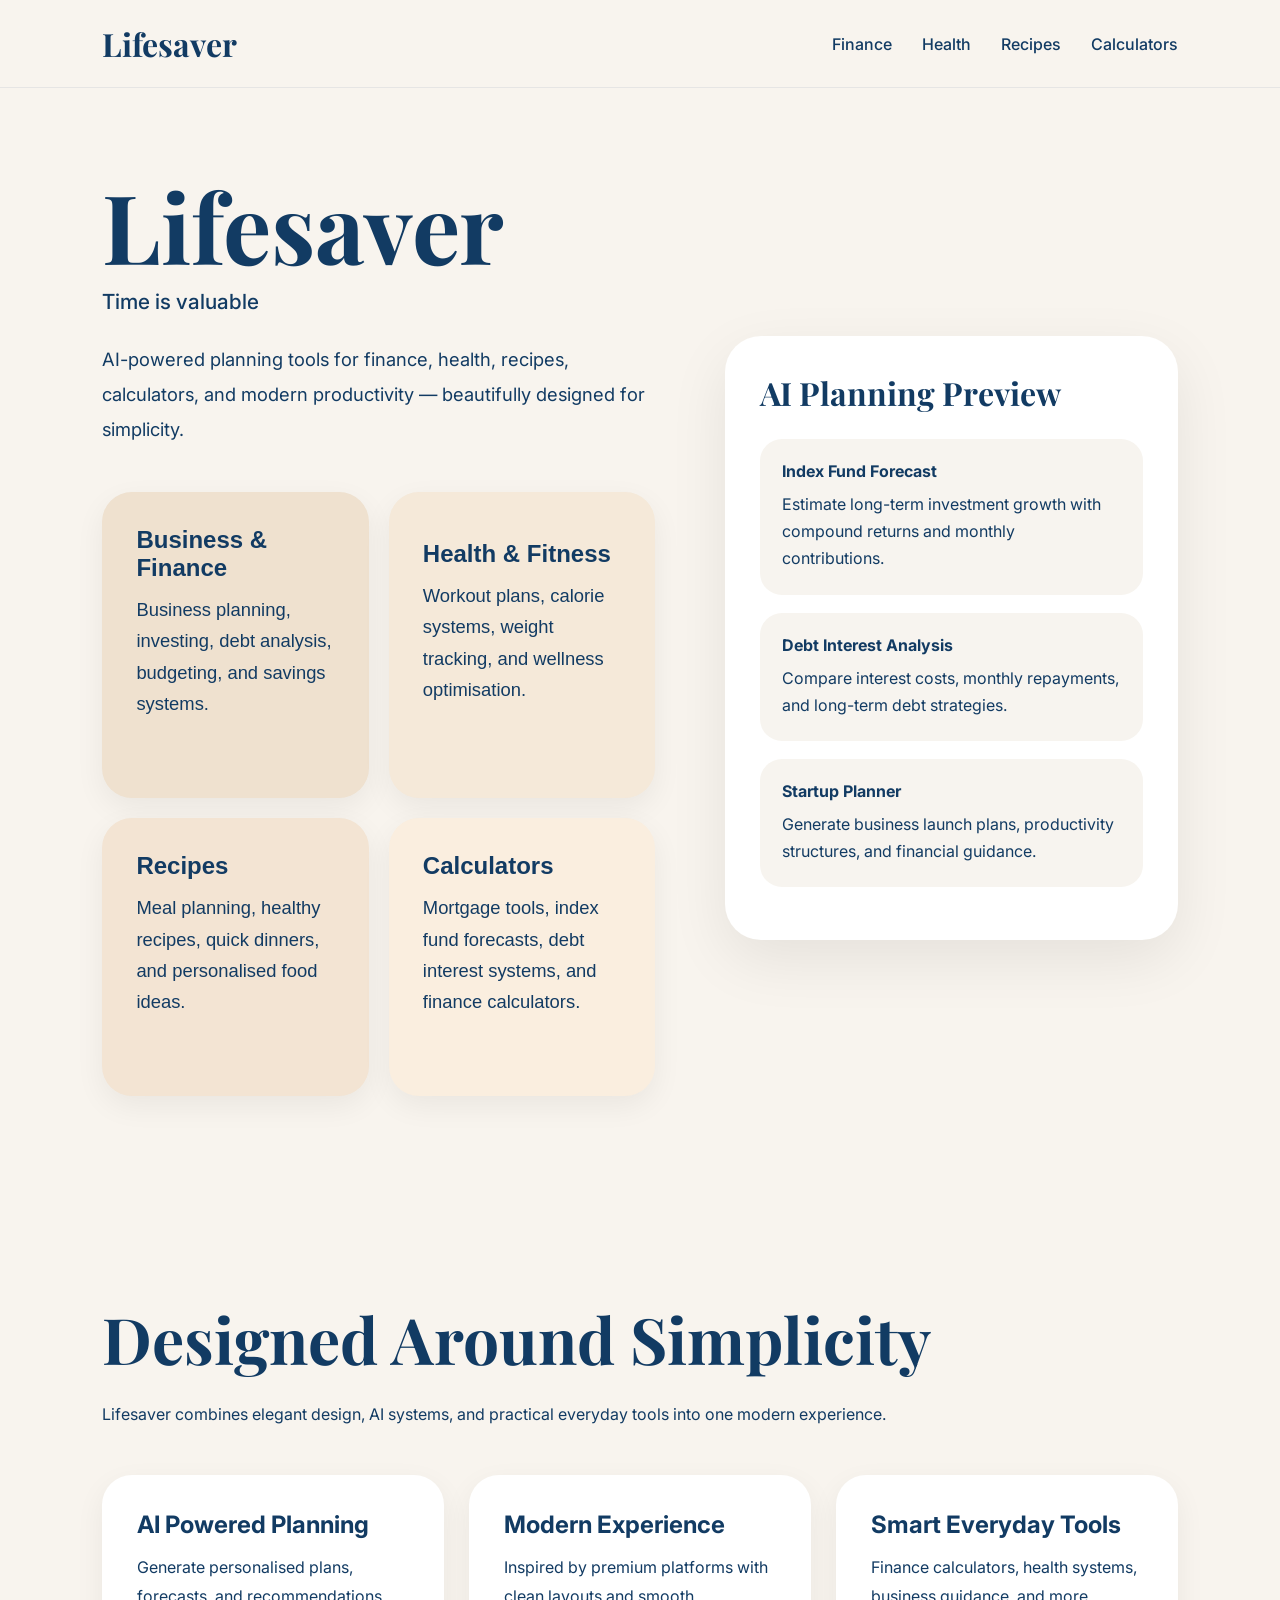
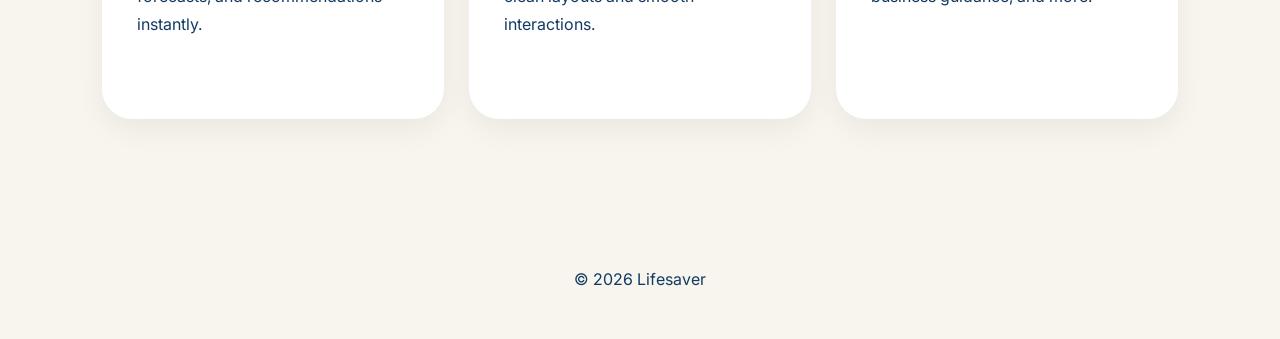
<file: Index.html>
<!DOCTYPE html>
<html lang="en">
<head>
<meta charset="UTF-8">
<meta name="viewport" content="width=device-width, initial-scale=1.0">

<title>Lifesaver</title>

<link href="https://fonts.googleapis.com/css2?family=Playfair+Display:wght@600;700&family=Inter:wght@300;400;500;600&display=swap" rel="stylesheet">

<style>

/* ================= GLOBAL ================= */

*{
    margin:0;
    padding:0;
    box-sizing:border-box;
}

body{
    background:#F8F4EE;
    color:#123B63;
    font-family:'Inter', sans-serif;
    overflow-x:hidden;
}

/* ================= NAVBAR ================= */

nav{
    width:100%;

    position:fixed;
    top:0;

    display:flex;
    justify-content:space-between;
    align-items:center;

    padding:22px 8%;

    background:rgba(248,244,238,0.94);

    backdrop-filter:blur(14px);

    border-bottom:1px solid rgba(18,59,99,0.08);

    z-index:1000;
}

.logo{
    font-family:'Playfair Display', serif;
    font-size:2rem;
    font-weight:700;
    color:#123B63;
}

.nav-links{
    display:flex;
    gap:30px;
}

.nav-links a{
    text-decoration:none;
    color:#123B63;
    font-weight:500;
    transition:0.3s;
}

.nav-links a:hover{
    opacity:0.75;
}

/* ================= HERO ================= */

.hero{
    min-height:100vh;

    display:flex;
    align-items:center;

    padding:180px 8% 100px;
}

.hero-container{
    width:100%;

    display:grid;
    grid-template-columns:1.1fr 0.9fr;
    gap:70px;
    align-items:center;
}

/* ================= LEFT ================= */

.hero-left h1{
    font-family:'Playfair Display', serif;
    font-size:6rem;
    line-height:0.95;
    margin-bottom:18px;
    color:#123B63;
}

.slogan{
    font-size:1.3rem;
    color:#123B63;
    margin-bottom:28px;
    font-weight:500;
}

.hero-left p{
    font-size:1.15rem;
    line-height:1.9;
    color:#123B63;
    max-width:650px;
    margin-bottom:45px;
}

/* ================= BUTTON GRID ================= */

.button-grid{
    display:grid;
    grid-template-columns:repeat(2,1fr);
    gap:20px;
}

.page-btn{
    border:none;

    padding:34px;

    border-radius:30px;

    text-align:left;

    cursor:pointer;

    transition:0.3s;

    box-shadow:
    0 10px 30px rgba(0,0,0,0.06);
}

.page-btn:hover{
    transform:translateY(-6px);
}

.page-btn h3{
    font-size:1.5rem;
    margin-bottom:12px;
    color:#123B63;
}

.page-btn p{
    line-height:1.7;
    color:#123B63;
}

/* ================= CREAM SHADES ================= */

.finance{
    background:#EFE1CF;
}

.health{
    background:#F5E9D9;
}

.recipes{
    background:#F3E4D3;
}

.calculators{
    background:#FAEEDF;
}

/* ================= RIGHT PANEL ================= */

.hero-right{
    display:flex;
    justify-content:center;
}

.preview-panel{
    width:100%;
    max-width:520px;

    background:white;

    border-radius:36px;

    padding:35px;

    box-shadow:
    0 20px 60px rgba(0,0,0,0.08);
}

.preview-panel h2{
    font-family:'Playfair Display', serif;
    font-size:2rem;
    margin-bottom:25px;
    color:#123B63;
}

.preview-box{
    background:#F7F4EF;

    border-radius:22px;

    padding:22px;

    margin-bottom:18px;
}

.preview-box strong{
    display:block;
    margin-bottom:10px;
    color:#123B63;
}

.preview-box p{
    line-height:1.7;
    color:#123B63;
}

/* ================= FEATURES ================= */

.features{
    padding:100px 8%;
}

.features h2{
    font-family:'Playfair Display', serif;
    font-size:4rem;
    margin-bottom:18px;
    color:#123B63;
}

.features p{
    max-width:800px;
    line-height:1.9;
    color:#123B63;
    margin-bottom:45px;
}

.feature-grid{
    display:grid;
    grid-template-columns:repeat(auto-fit,minmax(260px,1fr));
    gap:25px;
}

.feature-card{
    background:white;

    border-radius:30px;

    padding:35px;

    box-shadow:
    0 10px 30px rgba(0,0,0,0.06);
}

.feature-card h3{
    margin-bottom:14px;
    font-size:1.5rem;
    color:#123B63;
}

.feature-card p{
    line-height:1.8;
    color:#123B63;
}

/* ================= FOOTER ================= */

footer{
    padding:50px;
    text-align:center;
    color:#123B63;
}

/* ================= MOBILE ================= */

@media(max-width:1000px){

    .hero-container{
        grid-template-columns:1fr;
    }

}

@media(max-width:768px){

    .hero-left h1{
        font-size:4rem;
    }

    .button-grid{
        grid-template-columns:1fr;
    }

    .nav-links{
        display:none;
    }

}

</style>
</head>

<body>

<!-- ================= NAVBAR ================= -->

<nav>

<div class="logo">
Lifesaver
</div>

<div class="nav-links">

<a href="finance.html">Finance</a>
<a href="health.html">Health</a>
<a href="recipes.html">Recipes</a>
<a href="calculators.html">Calculators</a>

</div>

</nav>

<!-- ================= HERO ================= -->

<section class="hero">

<div class="hero-container">

<!-- ================= LEFT ================= -->

<div class="hero-left">

<h1>
Lifesaver
</h1>

<div class="slogan">
Time is valuable
</div>

<p>
AI-powered planning tools for finance,
health, recipes, calculators,
and modern productivity —
beautifully designed for simplicity.
</p>

<div class="button-grid">

<!-- ================= FINANCE ================= -->

<button class="page-btn finance"
onclick="window.location.href='finance.html'">

<h3>
Business & Finance
</h3>

<p>
Business planning, investing,
debt analysis, budgeting,
and savings systems.
</p>

</button>

<!-- ================= HEALTH ================= -->

<button class="page-btn health"
onclick="window.location.href='health.html'">

<h3>
Health & Fitness
</h3>

<p>
Workout plans, calorie systems,
weight tracking,
and wellness optimisation.
</p>

</button>

<!-- ================= RECIPES ================= -->

<button class="page-btn recipes"
onclick="window.location.href='recipes.html'">

<h3>
Recipes
</h3>

<p>
Meal planning, healthy recipes,
quick dinners,
and personalised food ideas.
</p>

</button>

<!-- ================= CALCULATORS ================= -->

<button class="page-btn calculators"
onclick="window.location.href='calculators.html'">

<h3>
Calculators
</h3>

<p>
Mortgage tools,
index fund forecasts,
debt interest systems,
and finance calculators.
</p>

</button>

</div>

</div>

<!-- ================= RIGHT ================= -->

<div class="hero-right">

<div class="preview-panel">

<h2>
AI Planning Preview
</h2>

<div class="preview-box">

<strong>
Index Fund Forecast
</strong>

<p>
Estimate long-term investment growth
with compound returns and monthly contributions.
</p>

</div>

<div class="preview-box">

<strong>
Debt Interest Analysis
</strong>

<p>
Compare interest costs,
monthly repayments,
and long-term debt strategies.
</p>

</div>

<div class="preview-box">

<strong>
Startup Planner
</strong>

<p>
Generate business launch plans,
productivity structures,
and financial guidance.
</p>

</div>

</div>

</div>

</div>

</section>

<!-- ================= FEATURES ================= -->

<section class="features">

<h2>
Designed Around Simplicity
</h2>

<p>
Lifesaver combines elegant design,
AI systems,
and practical everyday tools
into one modern experience.
</p>

<div class="feature-grid">

<div class="feature-card">

<h3>
AI Powered Planning
</h3>

<p>
Generate personalised plans,
forecasts,
and recommendations instantly.
</p>

</div>

<div class="feature-card">

<h3>
Modern Experience
</h3>

<p>
Inspired by premium platforms
with clean layouts
and smooth interactions.
</p>

</div>

<div class="feature-card">

<h3>
Smart Everyday Tools
</h3>

<p>
Finance calculators,
health systems,
business guidance,
and more.
</p>

</div>

</div>

</section>

<footer>
© 2026 Lifesaver
</footer>

</body>
</html>
</file>
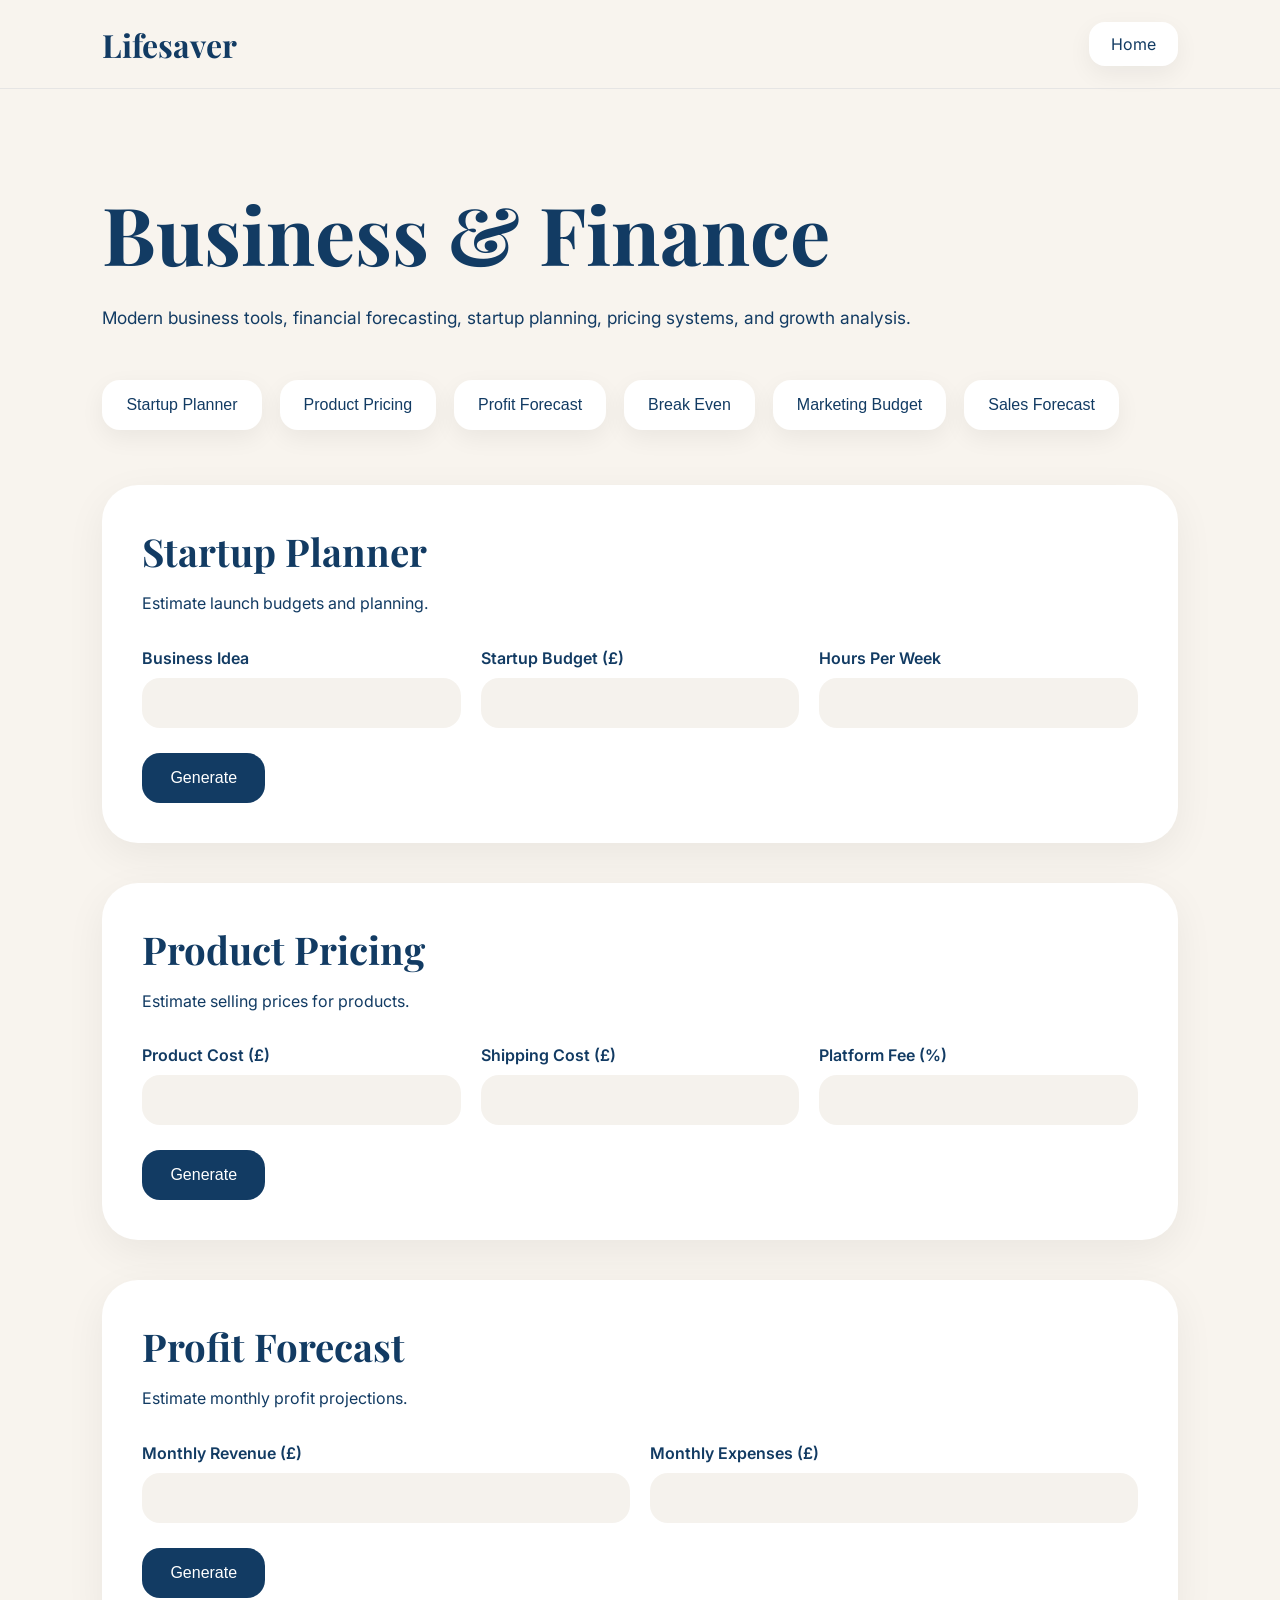
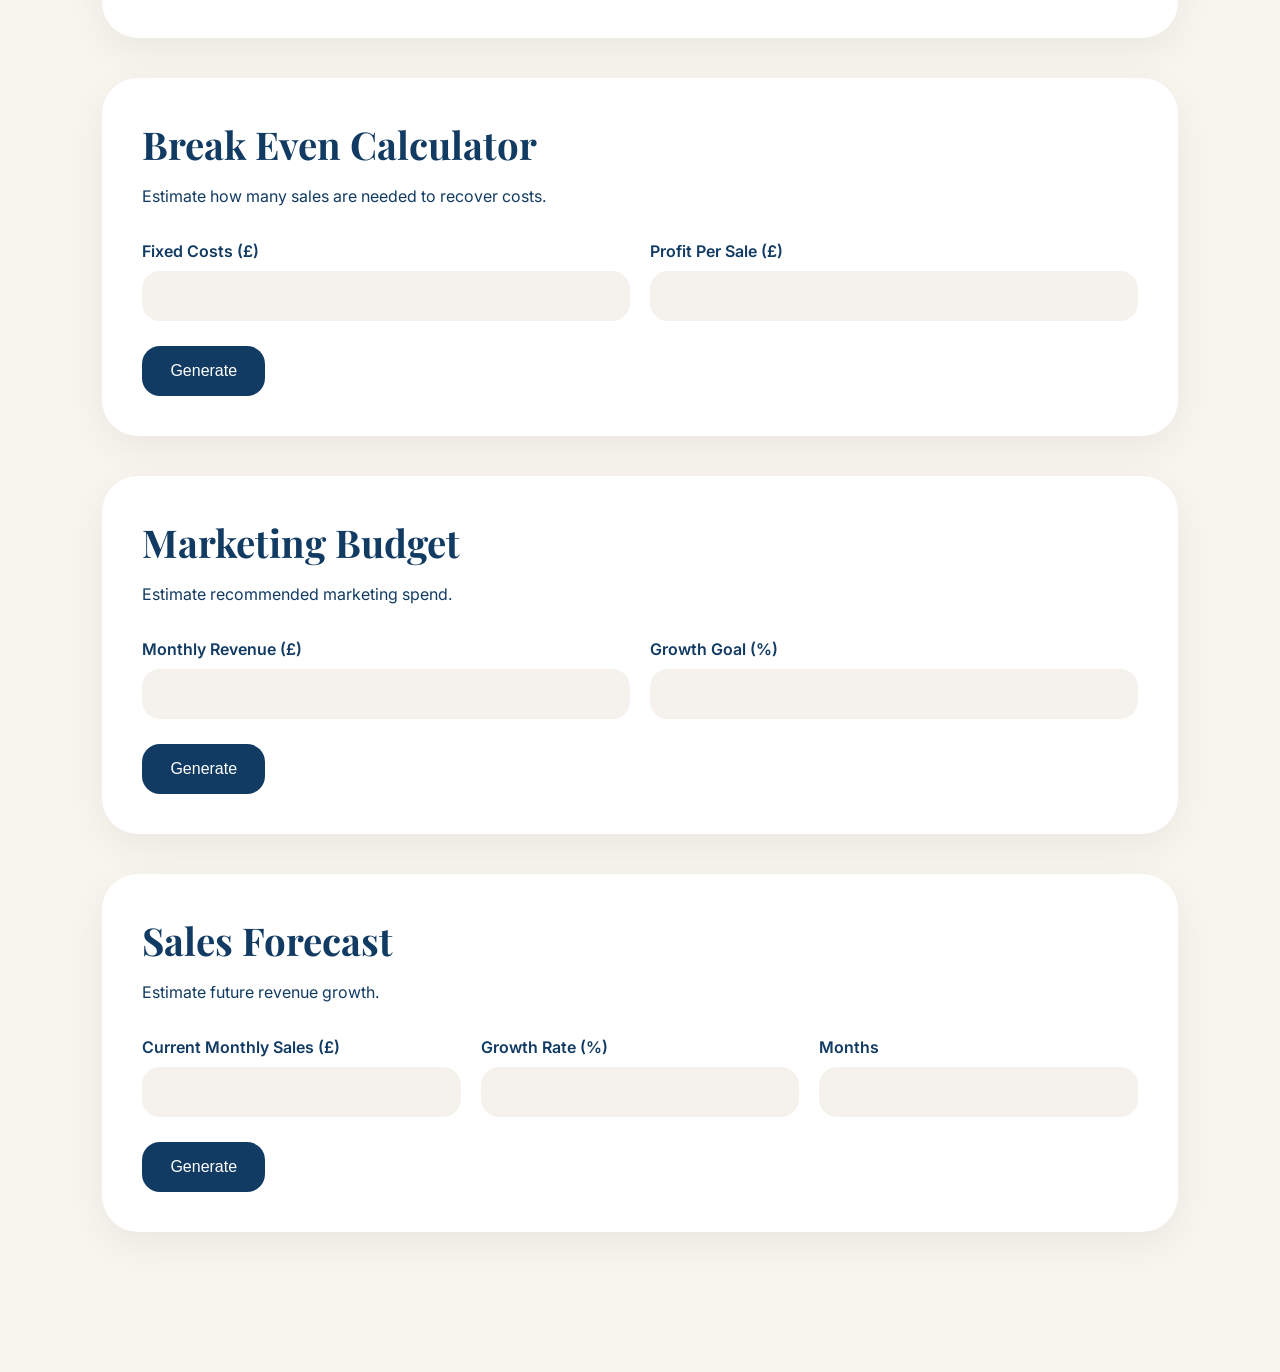
<file: business.html>
<!DOCTYPE html>
<html lang="en">
<head>
<meta charset="UTF-8">
<meta name="viewport" content="width=device-width, initial-scale=1.0">

<title>Lifesaver — Business & Finance</title>

<link href="https://fonts.googleapis.com/css2?family=Playfair+Display:wght@600;700&family=Inter:wght@300;400;500;600&display=swap" rel="stylesheet">

<style>

/* ================= GLOBAL ================= */

*{
    margin:0;
    padding:0;
    box-sizing:border-box;
}

html{
    scroll-behavior:smooth;
}

body{
    background:#F8F4EE;
    color:#123B63;
    font-family:'Inter', sans-serif;
}

/* ================= NAVBAR ================= */

nav{
    position:sticky;
    top:0;

    display:flex;
    justify-content:space-between;
    align-items:center;

    padding:22px 8%;

    background:rgba(248,244,238,0.94);

    backdrop-filter:blur(14px);

    border-bottom:1px solid rgba(18,59,99,0.08);

    z-index:1000;
}

.logo{
    font-family:'Playfair Display', serif;
    font-size:2rem;
    font-weight:700;
}

.home-btn{
    text-decoration:none;

    background:white;

    color:#123B63;

    padding:12px 22px;

    border-radius:16px;

    box-shadow:
    0 8px 24px rgba(0,0,0,0.06);
}

/* ================= HEADER ================= */

.header{
    padding:90px 8% 45px;
}

.header h1{
    font-family:'Playfair Display', serif;
    font-size:5rem;
    margin-bottom:16px;
}

.header p{
    max-width:850px;
    line-height:1.9;
    font-size:1.08rem;
}

/* ================= BUTTONS ================= */

.top-buttons{
    padding:0 8% 55px;

    display:flex;
    flex-wrap:wrap;
    gap:18px;
}

.top-buttons button{
    border:none;

    background:white;

    color:#123B63;

    padding:16px 24px;

    border-radius:18px;

    cursor:pointer;

    font-size:1rem;

    box-shadow:
    0 8px 24px rgba(0,0,0,0.06);

    transition:0.3s;
}

.top-buttons button:hover{
    transform:translateY(-4px);
}

/* ================= SECTION ================= */

.section{
    padding:0 8% 100px;
}

.card{
    background:white;

    border-radius:36px;

    padding:40px;

    margin-bottom:40px;

    box-shadow:
    0 12px 40px rgba(0,0,0,0.06);
}

.card h2{
    font-family:'Playfair Display', serif;
    font-size:2.4rem;
    margin-bottom:12px;
}

.card p{
    line-height:1.8;
    margin-bottom:30px;
}

/* ================= INPUTS ================= */

.input-grid{
    display:grid;
    grid-template-columns:repeat(auto-fit,minmax(220px,1fr));
    gap:20px;

    margin-bottom:25px;
}

.input-group label{
    display:block;
    margin-bottom:10px;
    font-weight:600;
}

.input-group input,
.input-group select{
    width:100%;

    padding:16px;

    border:none;

    border-radius:18px;

    background:#F5F2ED;

    font-size:1rem;

    color:#123B63;
}

/* ================= BUTTON ================= */

.generate-btn{
    border:none;

    background:#123B63;

    color:white;

    padding:16px 28px;

    border-radius:18px;

    cursor:pointer;

    font-size:1rem;
}

/* ================= RESULT ================= */

.result{
    margin-top:28px;

    background:#F7F4EF;

    border-radius:24px;

    padding:28px;

    line-height:1.9;

    display:none;
}

</style>
</head>

<body>

<!-- ================= NAVBAR ================= -->

<nav>

<div class="logo">
Lifesaver
</div>

<a href="index.html" class="home-btn">
Home
</a>

</nav>

<!-- ================= HEADER ================= -->

<section class="header">

<h1>
Business & Finance
</h1>

<p>
Modern business tools,
financial forecasting,
startup planning,
pricing systems,
and growth analysis.
</p>

</section>

<!-- ================= BUTTONS ================= -->

<div class="top-buttons">

<button onclick="document.getElementById('startup').scrollIntoView()">
Startup Planner
</button>

<button onclick="document.getElementById('pricing').scrollIntoView()">
Product Pricing
</button>

<button onclick="document.getElementById('profit').scrollIntoView()">
Profit Forecast
</button>

<button onclick="document.getElementById('breakEven').scrollIntoView()">
Break Even
</button>

<button onclick="document.getElementById('marketing').scrollIntoView()">
Marketing Budget
</button>

<button onclick="document.getElementById('sales').scrollIntoView()">
Sales Forecast
</button>

</div>

<!-- ================= MAIN SECTION ================= -->

<section class="section">

<!-- ================= STARTUP ================= -->

<div class="card" id="startup">

<h2>
Startup Planner
</h2>

<p>
Estimate launch budgets and planning.
</p>

<div class="input-grid">

<div class="input-group">
<label>Business Idea</label>
<input type="text" id="businessIdea">
</div>

<div class="input-group">
<label>Startup Budget (£)</label>
<input type="number" id="startupBudget">
</div>

<div class="input-group">
<label>Hours Per Week</label>
<input type="number" id="startupHours">
</div>

</div>

<button class="generate-btn"
onclick="generateStartup()">

Generate

</button>

<div class="result" id="startupResult"></div>

</div>

<!-- ================= PRODUCT PRICING ================= -->

<div class="card" id="pricing">

<h2>
Product Pricing
</h2>

<p>
Estimate selling prices for products.
</p>

<div class="input-grid">

<div class="input-group">
<label>Product Cost (£)</label>
<input type="number" id="productCost">
</div>

<div class="input-group">
<label>Shipping Cost (£)</label>
<input type="number" id="shippingCost">
</div>

<div class="input-group">
<label>Platform Fee (%)</label>
<input type="number" id="platformFee">
</div>

</div>

<button class="generate-btn"
onclick="generatePricing()">

Generate

</button>

<div class="result" id="pricingResult"></div>

</div>

<!-- ================= PROFIT ================= -->

<div class="card" id="profit">

<h2>
Profit Forecast
</h2>

<p>
Estimate monthly profit projections.
</p>

<div class="input-grid">

<div class="input-group">
<label>Monthly Revenue (£)</label>
<input type="number" id="revenue">
</div>

<div class="input-group">
<label>Monthly Expenses (£)</label>
<input type="number" id="profitExpenses">
</div>

</div>

<button class="generate-btn"
onclick="generateProfit()">

Generate

</button>

<div class="result" id="profitResult"></div>

</div>

<!-- ================= BREAK EVEN ================= -->

<div class="card" id="breakEven">

<h2>
Break Even Calculator
</h2>

<p>
Estimate how many sales are needed
to recover costs.
</p>

<div class="input-grid">

<div class="input-group">
<label>Fixed Costs (£)</label>
<input type="number" id="fixedCosts">
</div>

<div class="input-group">
<label>Profit Per Sale (£)</label>
<input type="number" id="profitPerSale">
</div>

</div>

<button class="generate-btn"
onclick="generateBreakEven()">

Generate

</button>

<div class="result" id="breakEvenResult"></div>

</div>

<!-- ================= MARKETING ================= -->

<div class="card" id="marketing">

<h2>
Marketing Budget
</h2>

<p>
Estimate recommended marketing spend.
</p>

<div class="input-grid">

<div class="input-group">
<label>Monthly Revenue (£)</label>
<input type="number" id="marketingRevenue">
</div>

<div class="input-group">
<label>Growth Goal (%)</label>
<input type="number" id="growthGoal">
</div>

</div>

<button class="generate-btn"
onclick="generateMarketing()">

Generate

</button>

<div class="result" id="marketingResult"></div>

</div>

<!-- ================= SALES ================= -->

<div class="card" id="sales">

<h2>
Sales Forecast
</h2>

<p>
Estimate future revenue growth.
</p>

<div class="input-grid">

<div class="input-group">
<label>Current Monthly Sales (£)</label>
<input type="number" id="currentSales">
</div>

<div class="input-group">
<label>Growth Rate (%)</label>
<input type="number" id="salesGrowth">
</div>

<div class="input-group">
<label>Months</label>
<input type="number" id="salesMonths">
</div>

</div>

<button class="generate-btn"
onclick="generateSales()">

Generate

</button>

<div class="result" id="salesResult"></div>

</div>

</section>

<script>

/* ================= STARTUP ================= */

function generateStartup(){

let idea =
document.getElementById("businessIdea").value;

let budget =
document.getElementById("startupBudget").value;

let hours =
document.getElementById("startupHours").value;

let result =
document.getElementById("startupResult");

result.style.display = "block";

result.innerHTML =
`
<strong>Startup Plan Generated</strong>

<br><br>

Business:
<strong>${idea}</strong>

<br><br>

Estimated startup budget:
<strong>£${budget}</strong>

<br><br>

Recommended work:
<strong>${hours} hours weekly</strong>
`;

}

/* ================= PRODUCT PRICING ================= */

function generatePricing(){

let cost =
Number(document.getElementById("productCost").value);

let shipping =
Number(document.getElementById("shippingCost").value);

let fee =
Number(document.getElementById("platformFee").value);

let total =
(cost + shipping) * (1 + fee/100) * 1.5;

let result =
document.getElementById("pricingResult");

result.style.display = "block";

result.innerHTML =
`
<strong>Suggested selling price:</strong>

<br><br>

£${total.toFixed(2)}
`;

}

/* ================= PROFIT ================= */

function generateProfit(){

let revenue =
Number(document.getElementById("revenue").value);

let expenses =
Number(document.getElementById("profitExpenses").value);

let profit =
revenue - expenses;

let result =
document.getElementById("profitResult");

result.style.display = "block";

result.innerHTML =
`
<strong>Estimated monthly profit:</strong>

<br><br>

£${profit.toFixed(2)}
`;

}

/* ================= BREAK EVEN ================= */

function generateBreakEven(){

let costs =
Number(document.getElementById("fixedCosts").value);

let sale =
Number(document.getElementById("profitPerSale").value);

let breakEven =
Math.ceil(costs / sale);

let result =
document.getElementById("breakEvenResult");

result.style.display = "block";

result.innerHTML =
`
<strong>Estimated sales needed:</strong>

<br><br>

${breakEven} sales
`;

}

/* ================= MARKETING ================= */

function generateMarketing(){

let revenue =
Number(document.getElementById("marketingRevenue").value);

let growth =
Number(document.getElementById("growthGoal").value);

let budget =
(revenue * 0.1) + (growth * 5);

let result =
document.getElementById("marketingResult");

result.style.display = "block";

result.innerHTML =
`
<strong>Suggested marketing budget:</strong>

<br><br>

£${budget.toFixed(2)} monthly
`;

}

/* ================= SALES ================= */

function generateSales(){

let current =
Number(document.getElementById("currentSales").value);

let growth =
Number(document.getElementById("salesGrowth").value);

let months =
Number(document.getElementById("salesMonths").value);

let total =
current * Math.pow((1 + growth/100), months);

let result =
document.getElementById("salesResult");

result.style.display = "block";

result.innerHTML =
`
<strong>Estimated future monthly sales:</strong>

<br><br>

£${total.toFixed(2)}
`;

}

</script>

</body>
</html>
</file>
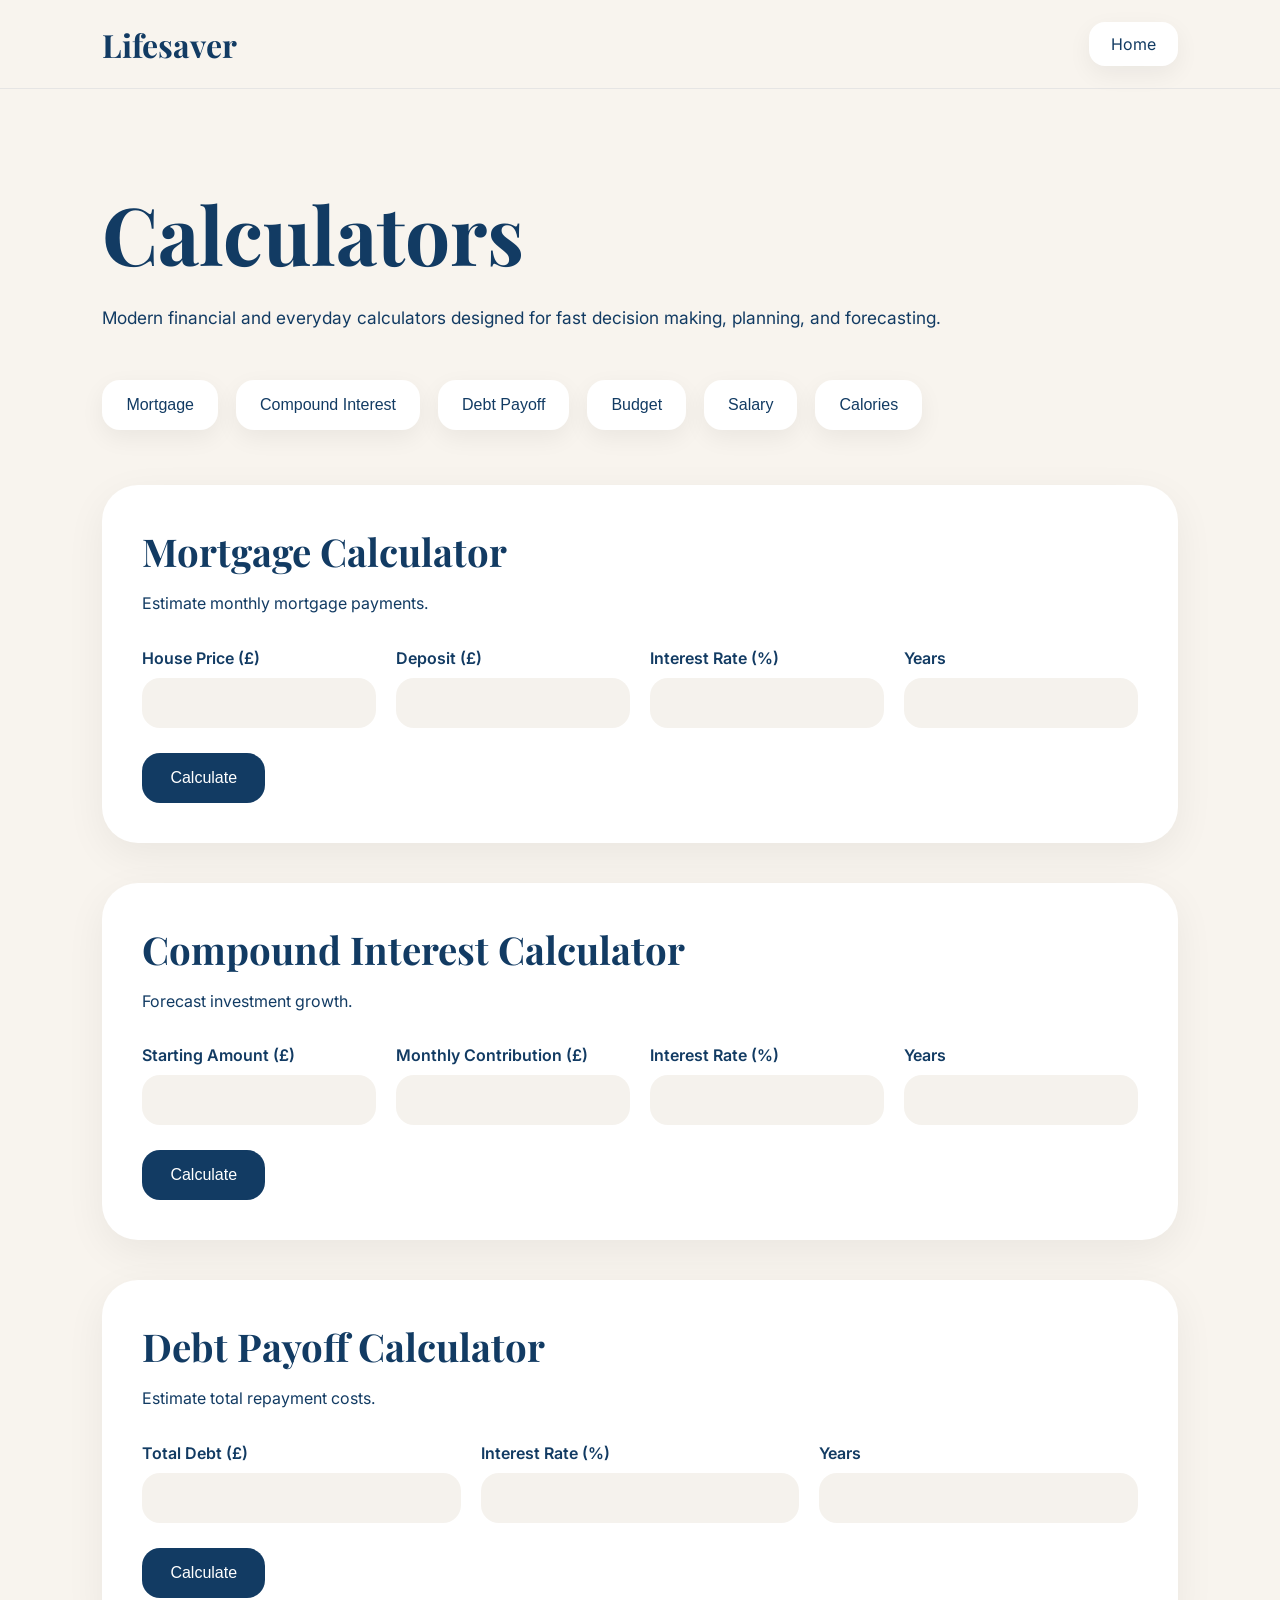
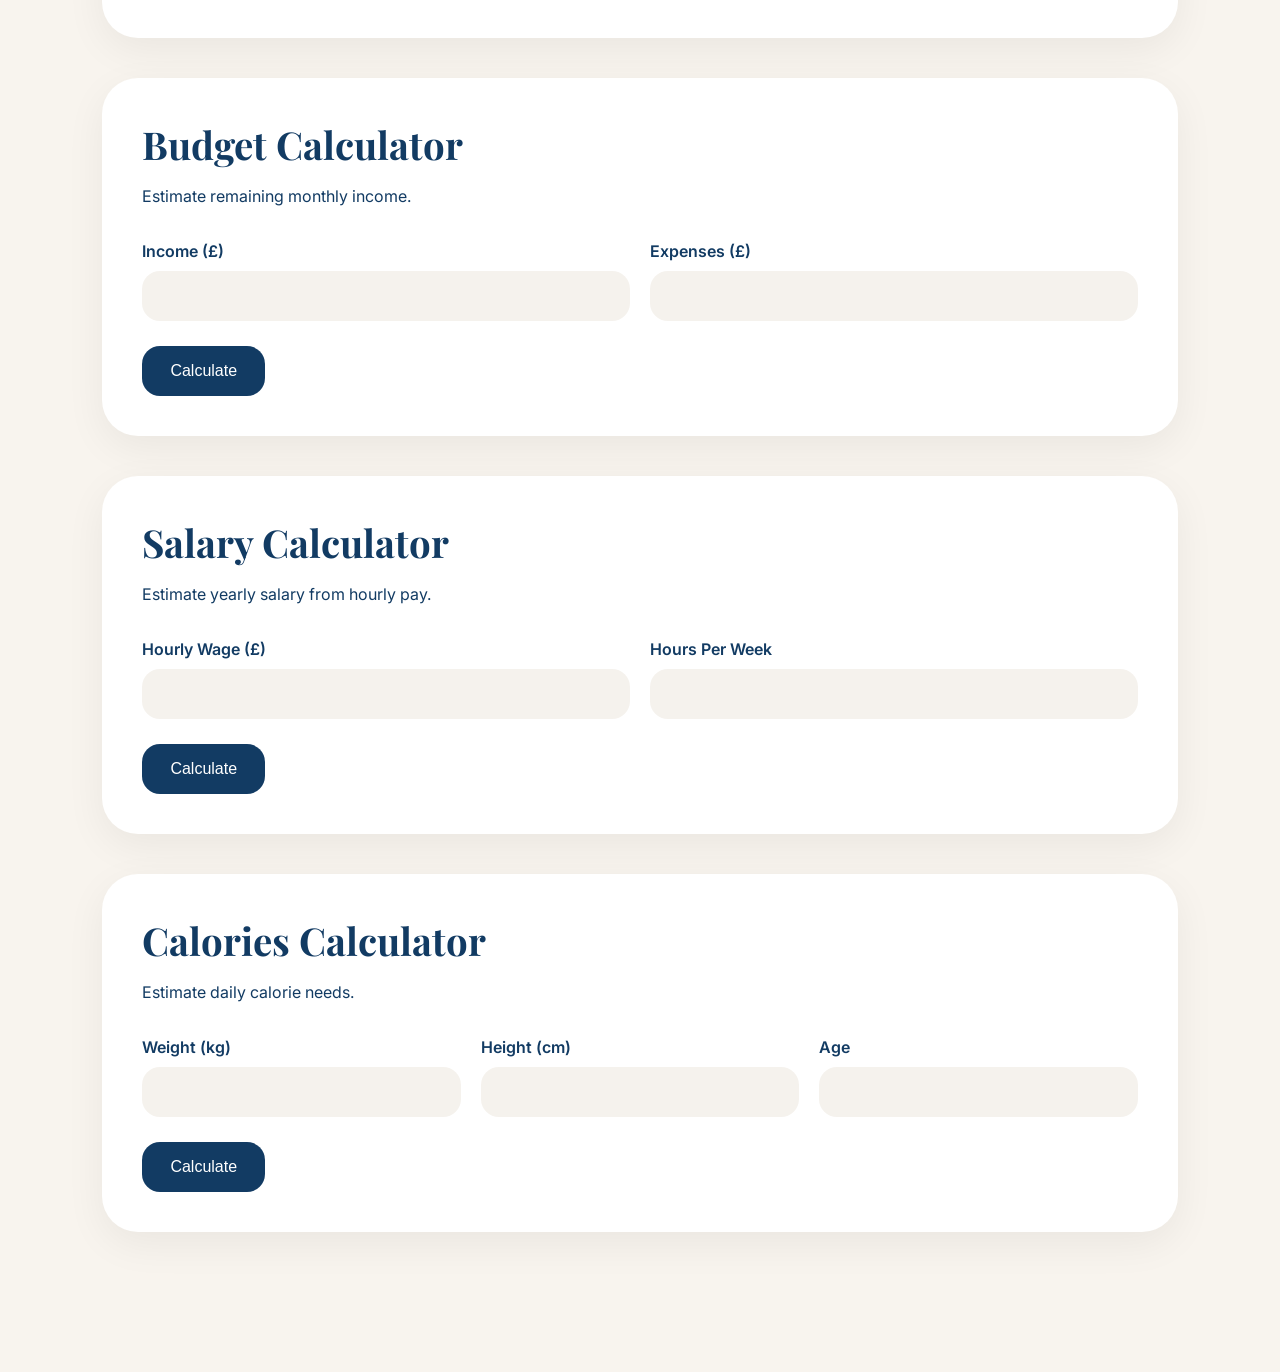
<file: calculators.html>
<!DOCTYPE html>
<html lang="en">
<head>
<meta charset="UTF-8">
<meta name="viewport" content="width=device-width, initial-scale=1.0">

<title>Lifesaver — Calculators</title>

<link href="https://fonts.googleapis.com/css2?family=Playfair+Display:wght@600;700&family=Inter:wght@300;400;500;600&display=swap" rel="stylesheet">

<style>

/* ================= GLOBAL ================= */

*{
    margin:0;
    padding:0;
    box-sizing:border-box;
}

html{
    scroll-behavior:smooth;
}

body{
    background:#F8F4EE;
    color:#123B63;
    font-family:'Inter', sans-serif;
}

/* ================= NAVBAR ================= */

nav{
    position:sticky;
    top:0;

    display:flex;
    justify-content:space-between;
    align-items:center;

    padding:22px 8%;

    background:rgba(248,244,238,0.94);

    backdrop-filter:blur(14px);

    border-bottom:1px solid rgba(18,59,99,0.08);

    z-index:1000;
}

.logo{
    font-family:'Playfair Display', serif;
    font-size:2rem;
    font-weight:700;
}

.home-btn{
    text-decoration:none;

    background:white;

    color:#123B63;

    padding:12px 22px;

    border-radius:16px;

    box-shadow:
    0 8px 24px rgba(0,0,0,0.06);
}

/* ================= HEADER ================= */

.header{
    padding:90px 8% 45px;
}

.header h1{
    font-family:'Playfair Display', serif;
    font-size:5rem;
    margin-bottom:16px;
}

.header p{
    max-width:850px;
    line-height:1.9;
    font-size:1.08rem;
}

/* ================= TOP BUTTONS ================= */

.top-buttons{
    padding:0 8% 55px;

    display:flex;
    flex-wrap:wrap;
    gap:18px;
}

.top-buttons button{
    border:none;

    background:white;

    color:#123B63;

    padding:16px 24px;

    border-radius:18px;

    cursor:pointer;

    font-size:1rem;

    box-shadow:
    0 8px 24px rgba(0,0,0,0.06);

    transition:0.3s;
}

.top-buttons button:hover{
    transform:translateY(-4px);
}

/* ================= SECTION ================= */

.section{
    padding:0 8% 100px;
}

.card{
    background:white;

    border-radius:36px;

    padding:40px;

    margin-bottom:40px;

    box-shadow:
    0 12px 40px rgba(0,0,0,0.06);
}

.card h2{
    font-family:'Playfair Display', serif;
    font-size:2.4rem;
    margin-bottom:12px;
}

.card p{
    line-height:1.8;
    margin-bottom:30px;
}

/* ================= INPUTS ================= */

.input-grid{
    display:grid;
    grid-template-columns:repeat(auto-fit,minmax(220px,1fr));
    gap:20px;

    margin-bottom:25px;
}

.input-group label{
    display:block;
    margin-bottom:10px;
    font-weight:600;
}

.input-group input{
    width:100%;

    padding:16px;

    border:none;

    border-radius:18px;

    background:#F5F2ED;

    font-size:1rem;

    color:#123B63;
}

/* ================= BUTTON ================= */

.generate-btn{
    border:none;

    background:#123B63;

    color:white;

    padding:16px 28px;

    border-radius:18px;

    cursor:pointer;

    font-size:1rem;
}

/* ================= RESULT ================= */

.result{
    margin-top:28px;

    background:#F7F4EF;

    border-radius:24px;

    padding:28px;

    line-height:1.9;

    display:none;
}

</style>
</head>

<body>

<!-- ================= NAVBAR ================= -->

<nav>

<div class="logo">
Lifesaver
</div>

<a href="index.html" class="home-btn">
Home
</a>

</nav>

<!-- ================= HEADER ================= -->

<section class="header">

<h1>
Calculators
</h1>

<p>
Modern financial and everyday calculators
designed for fast decision making,
planning,
and forecasting.
</p>

</section>

<!-- ================= BUTTONS ================= -->

<div class="top-buttons">

<button onclick="document.getElementById('mortgage').scrollIntoView()">
Mortgage
</button>

<button onclick="document.getElementById('compound').scrollIntoView()">
Compound Interest
</button>

<button onclick="document.getElementById('debt').scrollIntoView()">
Debt Payoff
</button>

<button onclick="document.getElementById('budget').scrollIntoView()">
Budget
</button>

<button onclick="document.getElementById('salary').scrollIntoView()">
Salary
</button>

<button onclick="document.getElementById('calories').scrollIntoView()">
Calories
</button>

</div>

<!-- ================= MAIN SECTION ================= -->

<section class="section">

<!-- ================= MORTGAGE ================= -->

<div class="card" id="mortgage">

<h2>
Mortgage Calculator
</h2>

<p>
Estimate monthly mortgage payments.
</p>

<div class="input-grid">

<div class="input-group">
<label>House Price (£)</label>
<input type="number" id="housePrice">
</div>

<div class="input-group">
<label>Deposit (£)</label>
<input type="number" id="deposit">
</div>

<div class="input-group">
<label>Interest Rate (%)</label>
<input type="number" id="mortgageRate">
</div>

<div class="input-group">
<label>Years</label>
<input type="number" id="mortgageYears">
</div>

</div>

<button class="generate-btn"
onclick="calculateMortgage()">

Calculate

</button>

<div class="result" id="mortgageResult"></div>

</div>

<!-- ================= COMPOUND ================= -->

<div class="card" id="compound">

<h2>
Compound Interest Calculator
</h2>

<p>
Forecast investment growth.
</p>

<div class="input-grid">

<div class="input-group">
<label>Starting Amount (£)</label>
<input type="number" id="compoundStart">
</div>

<div class="input-group">
<label>Monthly Contribution (£)</label>
<input type="number" id="compoundMonthly">
</div>

<div class="input-group">
<label>Interest Rate (%)</label>
<input type="number" id="compoundRate">
</div>

<div class="input-group">
<label>Years</label>
<input type="number" id="compoundYears">
</div>

</div>

<button class="generate-btn"
onclick="calculateCompound()">

Calculate

</button>

<div class="result" id="compoundResult"></div>

</div>

<!-- ================= DEBT ================= -->

<div class="card" id="debt">

<h2>
Debt Payoff Calculator
</h2>

<p>
Estimate total repayment costs.
</p>

<div class="input-grid">

<div class="input-group">
<label>Total Debt (£)</label>
<input type="number" id="debtAmount">
</div>

<div class="input-group">
<label>Interest Rate (%)</label>
<input type="number" id="debtRate">
</div>

<div class="input-group">
<label>Years</label>
<input type="number" id="debtYears">
</div>

</div>

<button class="generate-btn"
onclick="calculateDebt()">

Calculate

</button>

<div class="result" id="debtResult"></div>

</div>

<!-- ================= BUDGET ================= -->

<div class="card" id="budget">

<h2>
Budget Calculator
</h2>

<p>
Estimate remaining monthly income.
</p>

<div class="input-grid">

<div class="input-group">
<label>Income (£)</label>
<input type="number" id="budgetIncome">
</div>

<div class="input-group">
<label>Expenses (£)</label>
<input type="number" id="budgetExpenses">
</div>

</div>

<button class="generate-btn"
onclick="calculateBudget()">

Calculate

</button>

<div class="result" id="budgetResult"></div>

</div>

<!-- ================= SALARY ================= -->

<div class="card" id="salary">

<h2>
Salary Calculator
</h2>

<p>
Estimate yearly salary from hourly pay.
</p>

<div class="input-grid">

<div class="input-group">
<label>Hourly Wage (£)</label>
<input type="number" id="hourlyWage">
</div>

<div class="input-group">
<label>Hours Per Week</label>
<input type="number" id="weeklyHours">
</div>

</div>

<button class="generate-btn"
onclick="calculateSalary()">

Calculate

</button>

<div class="result" id="salaryResult"></div>

</div>

<!-- ================= CALORIES ================= -->

<div class="card" id="calories">

<h2>
Calories Calculator
</h2>

<p>
Estimate daily calorie needs.
</p>

<div class="input-grid">

<div class="input-group">
<label>Weight (kg)</label>
<input type="number" id="weight">
</div>

<div class="input-group">
<label>Height (cm)</label>
<input type="number" id="height">
</div>

<div class="input-group">
<label>Age</label>
<input type="number" id="age">
</div>

</div>

<button class="generate-btn"
onclick="calculateCalories()">

Calculate

</button>

<div class="result" id="caloriesResult"></div>

</div>

</section>

<script>

/* ================= MORTGAGE ================= */

function calculateMortgage(){

let price =
Number(document.getElementById("housePrice").value);

let deposit =
Number(document.getElementById("deposit").value);

let rate =
Number(document.getElementById("mortgageRate").value);

let years =
Number(document.getElementById("mortgageYears").value);

let loan = price - deposit;

let payment =
(loan * (rate/100)) / 12;

let result =
document.getElementById("mortgageResult");

result.style.display = "block";

result.innerHTML =
`
<strong>Estimated monthly payment:</strong>

<br><br>

£${payment.toFixed(2)}
`;

}

/* ================= COMPOUND ================= */

function calculateCompound(){

let total =
Number(document.getElementById("compoundStart").value);

let monthly =
Number(document.getElementById("compoundMonthly").value);

let rate =
Number(document.getElementById("compoundRate").value);

let years =
Number(document.getElementById("compoundYears").value);

for(let i=0;i<years*12;i++){

total += monthly;

total *= (1 + (rate/100/12));

}

let result =
document.getElementById("compoundResult");

result.style.display = "block";

result.innerHTML =
`
<strong>Estimated future value:</strong>

<br><br>

£${total.toFixed(2)}
`;

}

/* ================= DEBT ================= */

function calculateDebt(){

let debt =
Number(document.getElementById("debtAmount").value);

let rate =
Number(document.getElementById("debtRate").value);

let years =
Number(document.getElementById("debtYears").value);

let total =
debt + (debt * (rate/100) * years);

let result =
document.getElementById("debtResult");

result.style.display = "block";

result.innerHTML =
`
<strong>Estimated repayment:</strong>

<br><br>

£${total.toFixed(2)}
`;

}

/* ================= BUDGET ================= */

function calculateBudget(){

let income =
Number(document.getElementById("budgetIncome").value);

let expenses =
Number(document.getElementById("budgetExpenses").value);

let remaining =
income - expenses;

let result =
document.getElementById("budgetResult");

result.style.display = "block";

result.innerHTML =
`
<strong>Remaining monthly income:</strong>

<br><br>

£${remaining.toFixed(2)}
`;

}

/* ================= SALARY ================= */

function calculateSalary(){

let wage =
Number(document.getElementById("hourlyWage").value);

let hours =
Number(document.getElementById("weeklyHours").value);

let yearly =
wage * hours * 52;

let result =
document.getElementById("salaryResult");

result.style.display = "block";

result.innerHTML =
`
<strong>Estimated yearly salary:</strong>

<br><br>

£${yearly.toFixed(2)}
`;

}

/* ================= CALORIES ================= */

function calculateCalories(){

let weight =
Number(document.getElementById("weight").value);

let height =
Number(document.getElementById("height").value);

let age =
Number(document.getElementById("age").value);

let calories =
(10 * weight) + (6.25 * height) - (5 * age) + 5;

let result =
document.getElementById("caloriesResult");

result.style.display = "block";

result.innerHTML =
`
<strong>Estimated daily calories:</strong>

<br><br>

${Math.floor(calories)} calories
`;

}

</script>

</body>
</html>
</file>
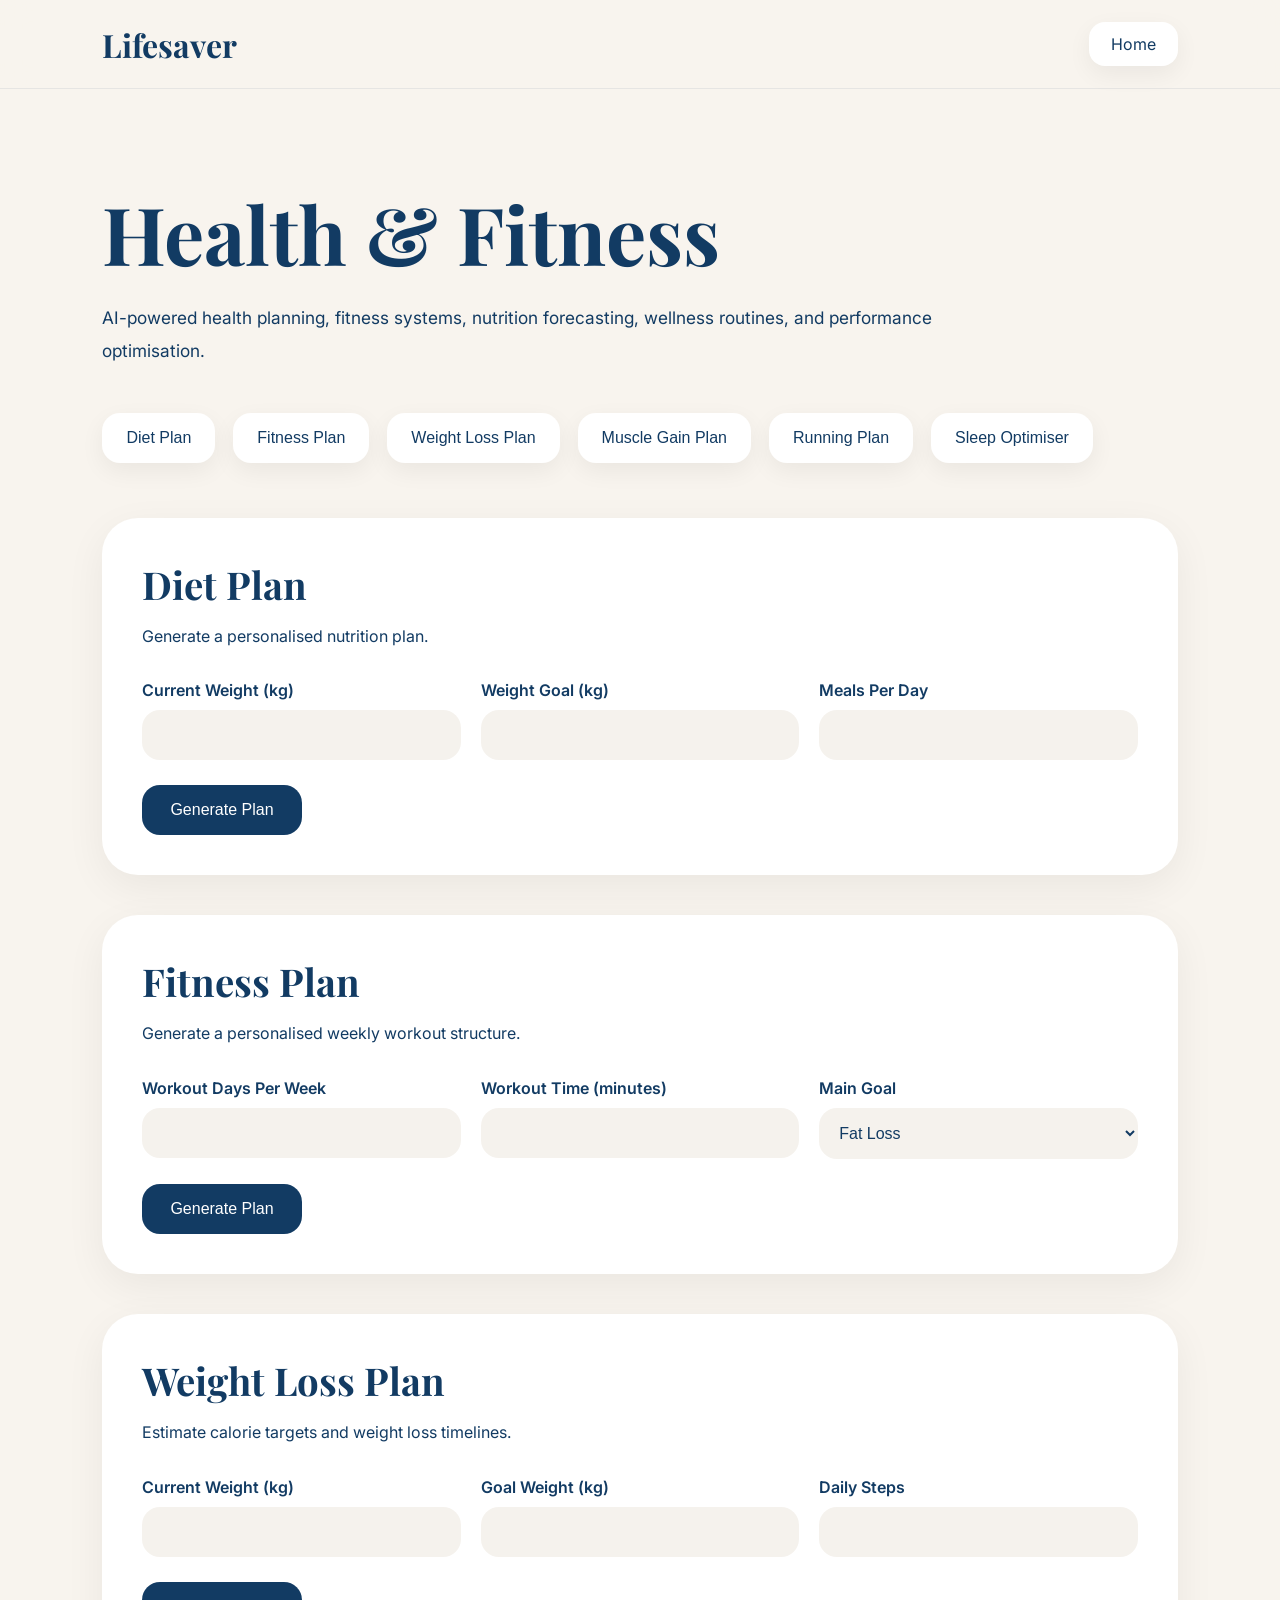
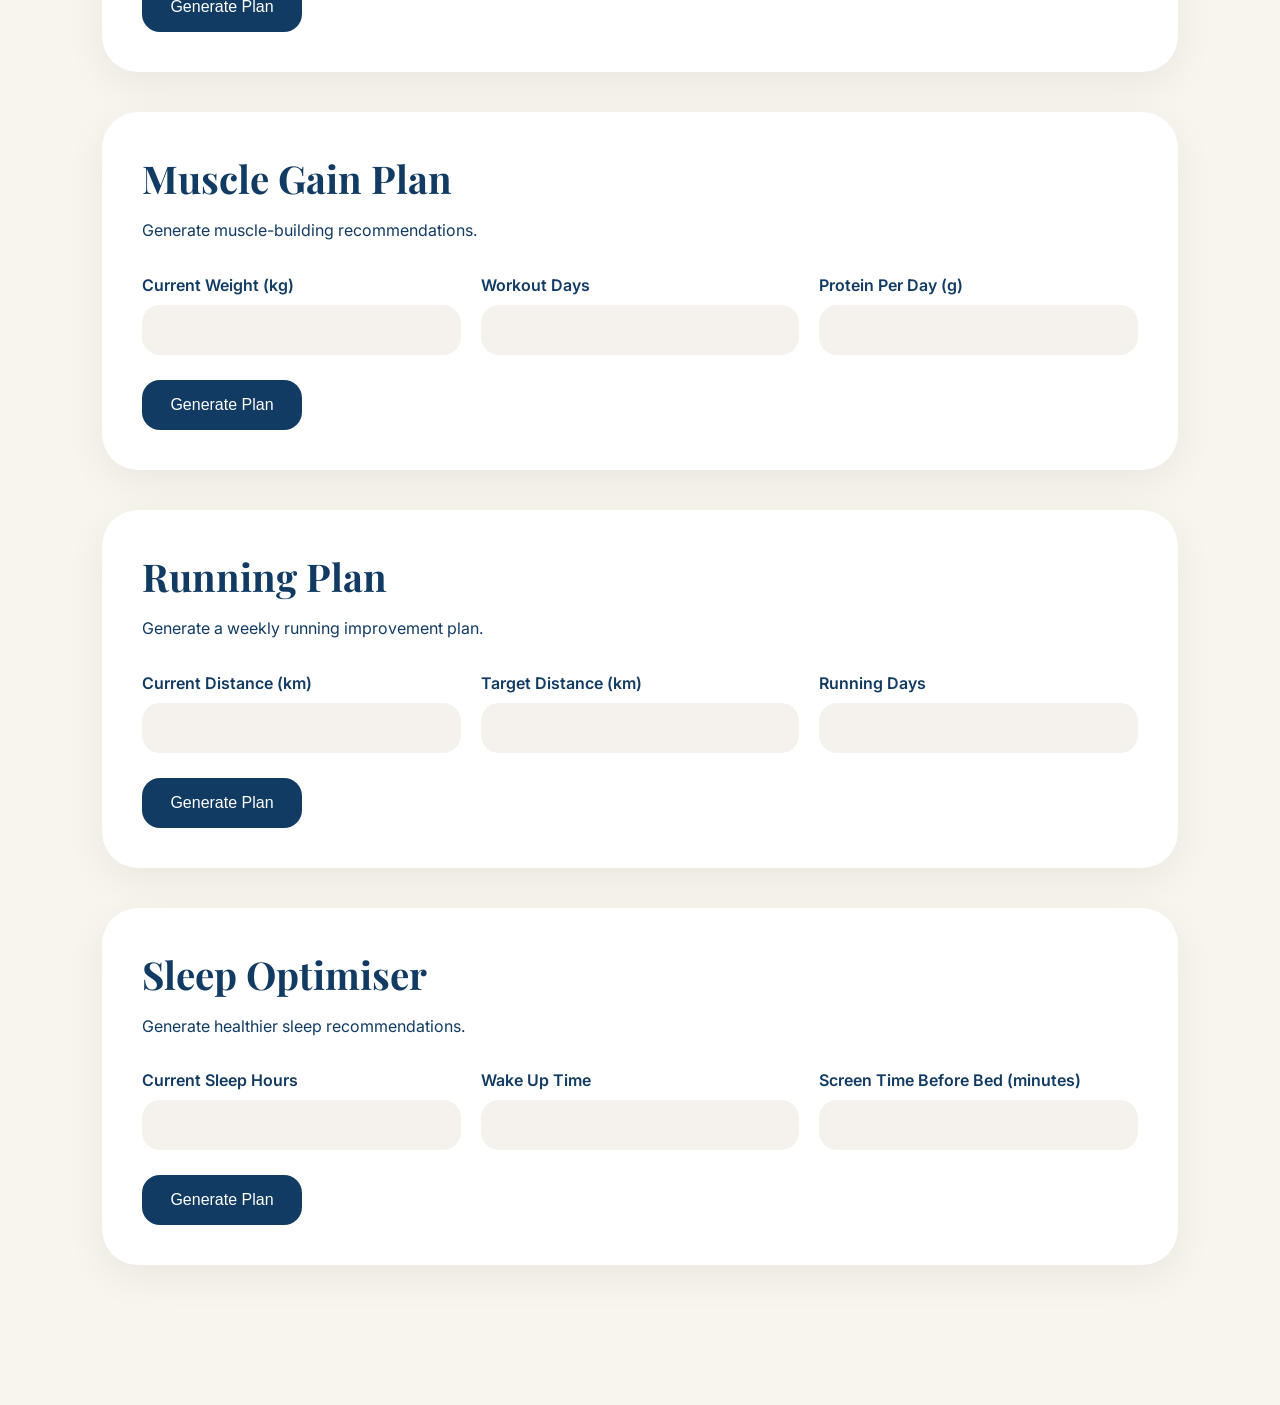
<file: health.html>
<!DOCTYPE html>
<html lang="en">
<head>
<meta charset="UTF-8">
<meta name="viewport" content="width=device-width, initial-scale=1.0">

<title>Lifesaver — Health & Fitness</title>

<link href="https://fonts.googleapis.com/css2?family=Playfair+Display:wght@600;700&family=Inter:wght@300;400;500;600&display=swap" rel="stylesheet">

<style>

/* ================= GLOBAL ================= */

*{
    margin:0;
    padding:0;
    box-sizing:border-box;
}

html{
    scroll-behavior:smooth;
}

body{
    background:#F8F4EE;
    color:#123B63;
    font-family:'Inter', sans-serif;
}

/* ================= NAVBAR ================= */

nav{
    position:sticky;
    top:0;

    display:flex;
    justify-content:space-between;
    align-items:center;

    padding:22px 8%;

    background:rgba(248,244,238,0.95);

    backdrop-filter:blur(14px);

    border-bottom:1px solid rgba(18,59,99,0.08);

    z-index:1000;
}

.logo{
    font-family:'Playfair Display', serif;
    font-size:2rem;
    font-weight:700;
}

.home-btn{
    text-decoration:none;

    background:white;

    color:#123B63;

    padding:12px 22px;

    border-radius:16px;

    box-shadow:
    0 8px 24px rgba(0,0,0,0.06);
}

/* ================= HEADER ================= */

.header{
    padding:90px 8% 45px;
}

.header h1{
    font-family:'Playfair Display', serif;
    font-size:5rem;
    margin-bottom:16px;
}

.header p{
    max-width:850px;
    line-height:1.9;
    font-size:1.08rem;
}

/* ================= BUTTONS ================= */

.top-buttons{
    padding:0 8% 55px;

    display:flex;
    flex-wrap:wrap;
    gap:18px;
}

.top-buttons button{
    border:none;

    background:white;

    color:#123B63;

    padding:16px 24px;

    border-radius:18px;

    cursor:pointer;

    font-size:1rem;

    box-shadow:
    0 8px 24px rgba(0,0,0,0.06);

    transition:0.3s;
}

.top-buttons button:hover{
    transform:translateY(-4px);
}

/* ================= SECTION ================= */

.section{
    padding:0 8% 100px;
}

.card{
    background:white;

    border-radius:36px;

    padding:40px;

    margin-bottom:40px;

    box-shadow:
    0 12px 40px rgba(0,0,0,0.06);
}

.card h2{
    font-family:'Playfair Display', serif;
    font-size:2.4rem;
    margin-bottom:12px;
}

.card p{
    line-height:1.8;
    margin-bottom:30px;
}

/* ================= INPUTS ================= */

.input-grid{
    display:grid;
    grid-template-columns:repeat(auto-fit,minmax(220px,1fr));
    gap:20px;

    margin-bottom:25px;
}

.input-group label{
    display:block;
    margin-bottom:10px;
    font-weight:600;
}

.input-group input,
.input-group select{
    width:100%;

    padding:16px;

    border:none;

    border-radius:18px;

    background:#F5F2ED;

    font-size:1rem;

    color:#123B63;
}

/* ================= BUTTON ================= */

.generate-btn{
    border:none;

    background:#123B63;

    color:white;

    padding:16px 28px;

    border-radius:18px;

    cursor:pointer;

    font-size:1rem;
}

/* ================= RESULT ================= */

.result{
    margin-top:28px;

    background:#F7F4EF;

    border-radius:24px;

    padding:28px;

    line-height:1.9;

    display:none;
}

</style>
</head>

<body>

<!-- ================= NAVBAR ================= -->

<nav>

<div class="logo">
Lifesaver
</div>

<a href="index.html" class="home-btn">
Home
</a>

</nav>

<!-- ================= HEADER ================= -->

<section class="header">

<h1>
Health & Fitness
</h1>

<p>
AI-powered health planning,
fitness systems,
nutrition forecasting,
wellness routines,
and performance optimisation.
</p>

</section>

<!-- ================= BUTTONS ================= -->

<div class="top-buttons">

<button onclick="document.getElementById('diet').scrollIntoView()">
Diet Plan
</button>

<button onclick="document.getElementById('fitness').scrollIntoView()">
Fitness Plan
</button>

<button onclick="document.getElementById('weightloss').scrollIntoView()">
Weight Loss Plan
</button>

<button onclick="document.getElementById('muscle').scrollIntoView()">
Muscle Gain Plan
</button>

<button onclick="document.getElementById('running').scrollIntoView()">
Running Plan
</button>

<button onclick="document.getElementById('sleep').scrollIntoView()">
Sleep Optimiser
</button>

</div>

<!-- ================= MAIN SECTION ================= -->

<section class="section">

<!-- ================= DIET ================= -->

<div class="card" id="diet">

<h2>
Diet Plan
</h2>

<p>
Generate a personalised nutrition plan.
</p>

<div class="input-grid">

<div class="input-group">
<label>Current Weight (kg)</label>
<input type="number" id="dietWeight">
</div>

<div class="input-group">
<label>Weight Goal (kg)</label>
<input type="number" id="dietGoal">
</div>

<div class="input-group">
<label>Meals Per Day</label>
<input type="number" id="dietMeals">
</div>

</div>

<button class="generate-btn"
onclick="generateDiet()">

Generate Plan

</button>

<div class="result" id="dietResult"></div>

</div>

<!-- ================= FITNESS ================= -->

<div class="card" id="fitness">

<h2>
Fitness Plan
</h2>

<p>
Generate a personalised weekly workout structure.
</p>

<div class="input-grid">

<div class="input-group">
<label>Workout Days Per Week</label>
<input type="number" id="fitnessDays">
</div>

<div class="input-group">
<label>Workout Time (minutes)</label>
<input type="number" id="fitnessTime">
</div>

<div class="input-group">
<label>Main Goal</label>

<select id="fitnessGoal">

<option>Fat Loss</option>
<option>Strength</option>
<option>Fitness</option>
<option>Muscle Gain</option>

</select>

</div>

</div>

<button class="generate-btn"
onclick="generateFitness()">

Generate Plan

</button>

<div class="result" id="fitnessResult"></div>

</div>

<!-- ================= WEIGHT LOSS ================= -->

<div class="card" id="weightloss">

<h2>
Weight Loss Plan
</h2>

<p>
Estimate calorie targets and weight loss timelines.
</p>

<div class="input-grid">

<div class="input-group">
<label>Current Weight (kg)</label>
<input type="number" id="lossWeight">
</div>

<div class="input-group">
<label>Goal Weight (kg)</label>
<input type="number" id="lossGoal">
</div>

<div class="input-group">
<label>Daily Steps</label>
<input type="number" id="lossSteps">
</div>

</div>

<button class="generate-btn"
onclick="generateWeightLoss()">

Generate Plan

</button>

<div class="result" id="weightLossResult"></div>

</div>

<!-- ================= MUSCLE ================= -->

<div class="card" id="muscle">

<h2>
Muscle Gain Plan
</h2>

<p>
Generate muscle-building recommendations.
</p>

<div class="input-grid">

<div class="input-group">
<label>Current Weight (kg)</label>
<input type="number" id="muscleWeight">
</div>

<div class="input-group">
<label>Workout Days</label>
<input type="number" id="muscleDays">
</div>

<div class="input-group">
<label>Protein Per Day (g)</label>
<input type="number" id="muscleProtein">
</div>

</div>

<button class="generate-btn"
onclick="generateMuscle()">

Generate Plan

</button>

<div class="result" id="muscleResult"></div>

</div>

<!-- ================= RUNNING ================= -->

<div class="card" id="running">

<h2>
Running Plan
</h2>

<p>
Generate a weekly running improvement plan.
</p>

<div class="input-grid">

<div class="input-group">
<label>Current Distance (km)</label>
<input type="number" id="runDistance">
</div>

<div class="input-group">
<label>Target Distance (km)</label>
<input type="number" id="runGoal">
</div>

<div class="input-group">
<label>Running Days</label>
<input type="number" id="runDays">
</div>

</div>

<button class="generate-btn"
onclick="generateRunning()">

Generate Plan

</button>

<div class="result" id="runningResult"></div>

</div>

<!-- ================= SLEEP ================= -->

<div class="card" id="sleep">

<h2>
Sleep Optimiser
</h2>

<p>
Generate healthier sleep recommendations.
</p>

<div class="input-grid">

<div class="input-group">
<label>Current Sleep Hours</label>
<input type="number" id="sleepHours">
</div>

<div class="input-group">
<label>Wake Up Time</label>
<input type="text" id="wakeTime">
</div>

<div class="input-group">
<label>Screen Time Before Bed (minutes)</label>
<input type="number" id="screenTime">
</div>

</div>

<button class="generate-btn"
onclick="generateSleep()">

Generate Plan

</button>

<div class="result" id="sleepResult"></div>

</div>

</section>

<script>

/* ================= DIET ================= */

function generateDiet(){

let weight =
document.getElementById("dietWeight").value;

let goal =
document.getElementById("dietGoal").value;

let meals =
document.getElementById("dietMeals").value;

let result =
document.getElementById("dietResult");

result.style.display = "block";

result.innerHTML =
`
<strong>Diet Plan Generated</strong>

<br><br>

Suggested calories:
<strong>2100 daily</strong>

<br><br>

Meals per day:
<strong>${meals}</strong>

<br><br>

Suggested focus:
High protein,
whole foods,
consistent hydration.
`;

}

/* ================= FITNESS ================= */

function generateFitness(){

let days =
document.getElementById("fitnessDays").value;

let time =
document.getElementById("fitnessTime").value;

let goal =
document.getElementById("fitnessGoal").value;

let result =
document.getElementById("fitnessResult");

result.style.display = "block";

result.innerHTML =
`
<strong>Fitness Plan Generated</strong>

<br><br>

Workout goal:
<strong>${goal}</strong>

<br><br>

Training:
<strong>${days} days weekly</strong>

<br><br>

Workout duration:
<strong>${time} minutes</strong>
`;

}

/* ================= WEIGHT LOSS ================= */

function generateWeightLoss(){

let current =
document.getElementById("lossWeight").value;

let goal =
document.getElementById("lossGoal").value;

let steps =
document.getElementById("lossSteps").value;

let result =
document.getElementById("weightLossResult");

result.style.display = "block";

result.innerHTML =
`
<strong>Weight Loss Plan Generated</strong>

<br><br>

Recommended calories:
<strong>1900 daily</strong>

<br><br>

Daily steps:
<strong>${steps}</strong>

<br><br>

Estimated target timeline:
<strong>3-5 months</strong>
`;

}

/* ================= MUSCLE ================= */

function generateMuscle(){

let weight =
document.getElementById("muscleWeight").value;

let days =
document.getElementById("muscleDays").value;

let protein =
document.getElementById("muscleProtein").value;

let result =
document.getElementById("muscleResult");

result.style.display = "block";

result.innerHTML =
`
<strong>Muscle Gain Plan Generated</strong>

<br><br>

Training:
<strong>${days} days weekly</strong>

<br><br>

Protein target:
<strong>${protein}g daily</strong>

<br><br>

Suggested focus:
Progressive overload
and recovery optimisation.
`;

}

/* ================= RUNNING ================= */

function generateRunning(){

let distance =
document.getElementById("runDistance").value;

let goal =
document.getElementById("runGoal").value;

let days =
document.getElementById("runDays").value;

let result =
document.getElementById("runningResult");

result.style.display = "block";

result.innerHTML =
`
<strong>Running Plan Generated</strong>

<br><br>

Target distance:
<strong>${goal} km</strong>

<br><br>

Training frequency:
<strong>${days} days weekly</strong>

<br><br>

Suggested strategy:
Increase distance gradually
with recovery runs.
`;

}

/* ================= SLEEP ================= */

function generateSleep(){

let sleep =
document.getElementById("sleepHours").value;

let wake =
document.getElementById("wakeTime").value;

let screen =
document.getElementById("screenTime").value;

let result =
document.getElementById("sleepResult");

result.style.display = "block";

result.innerHTML =
`
<strong>Sleep Plan Generated</strong>

<br><br>

Recommended sleep:
<strong>8 hours nightly</strong>

<br><br>

Suggested bedtime:
<strong>10:30 PM</strong>

<br><br>

Suggested strategy:
Reduce screen exposure
before sleep
and maintain consistency.
`;

}

</script>

</body>
</html>
</file>
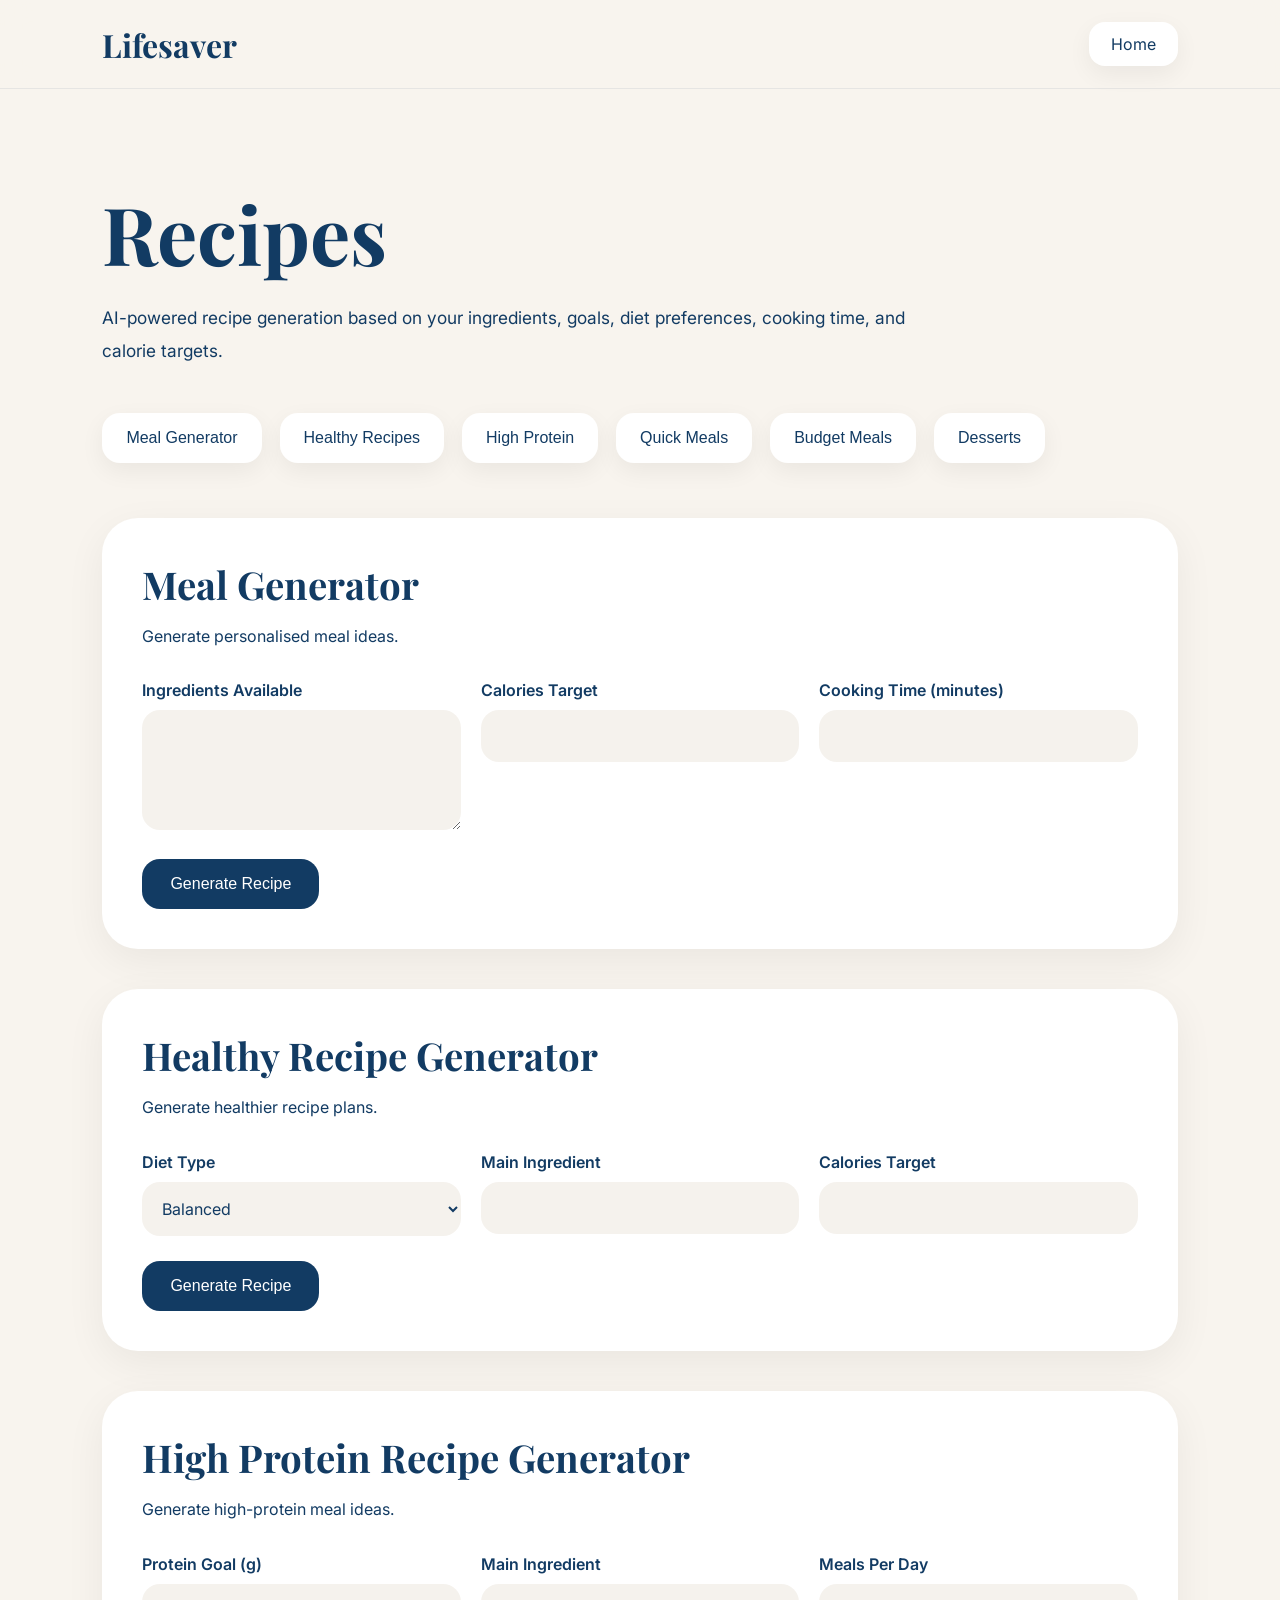
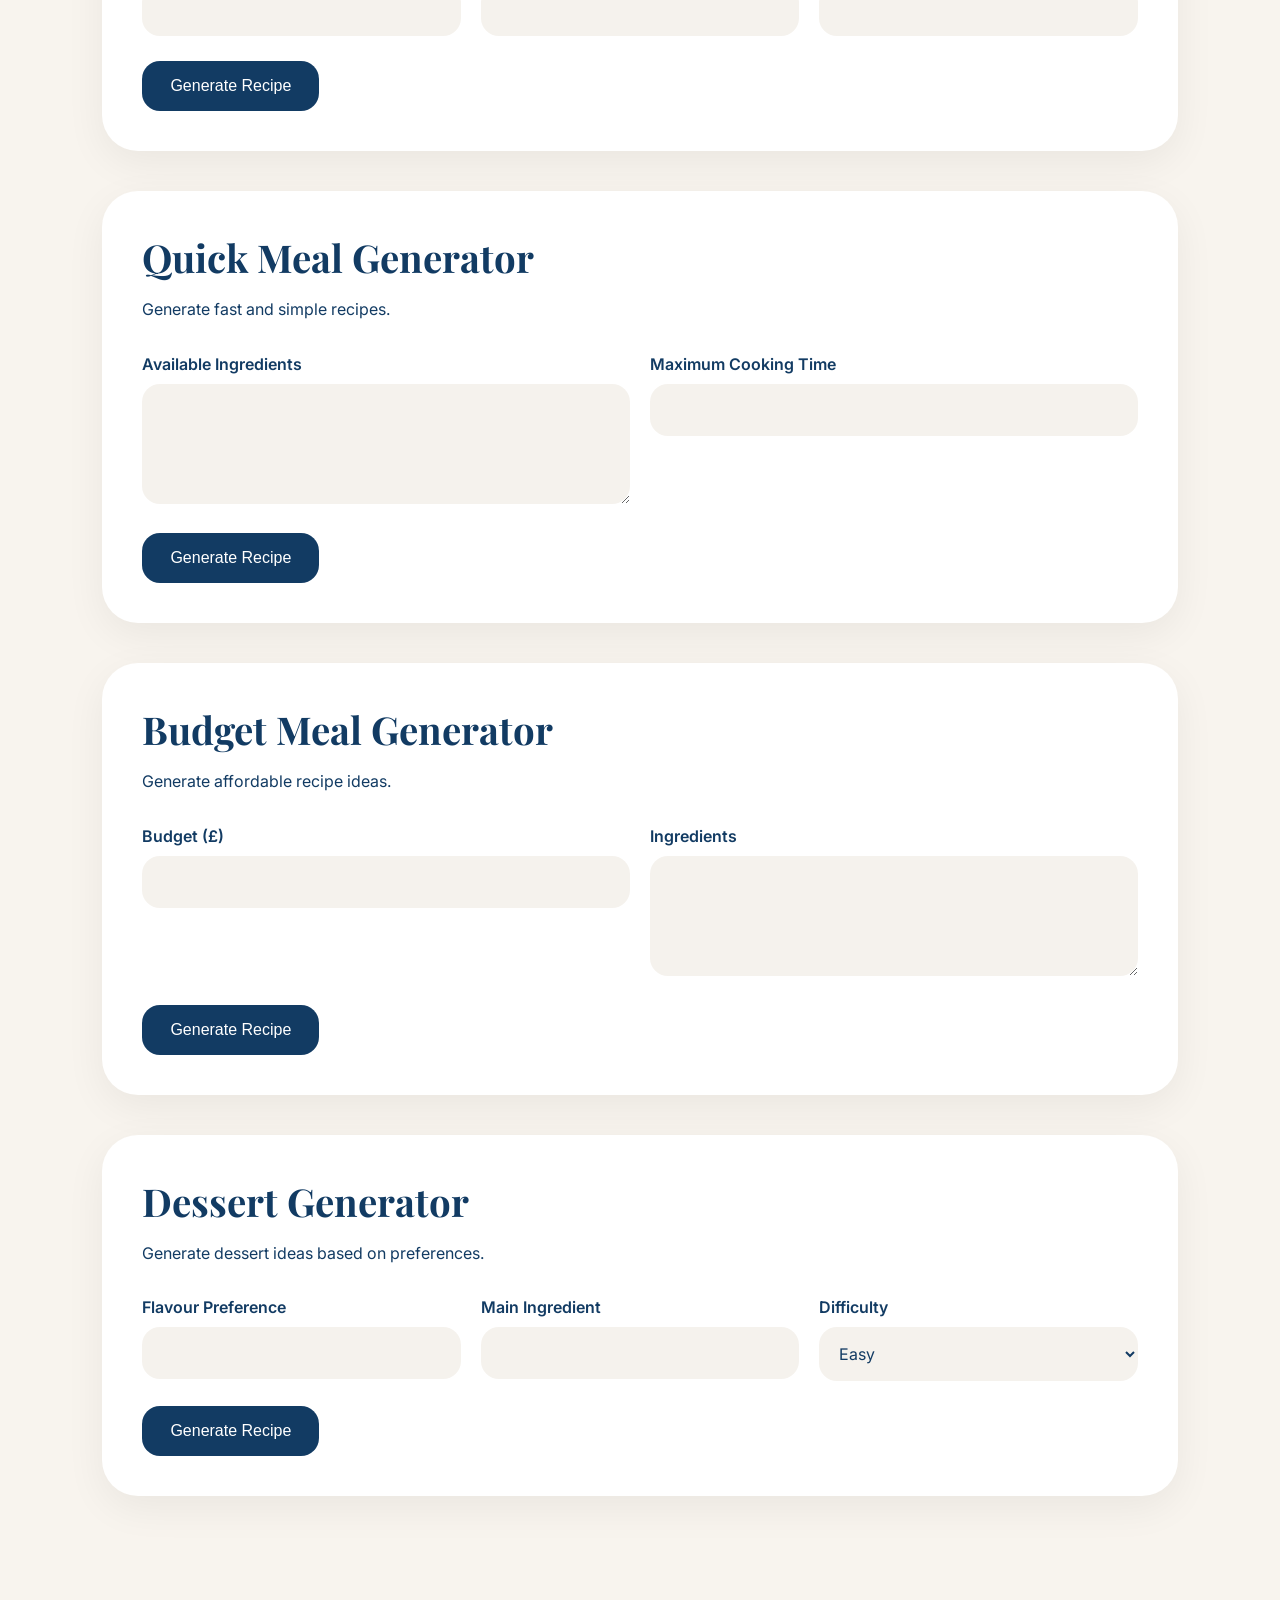
<file: recipes.html>
<!DOCTYPE html>
<html lang="en">
<head>
<meta charset="UTF-8">
<meta name="viewport" content="width=device-width, initial-scale=1.0">

<title>Lifesaver — Recipes</title>

<link href="https://fonts.googleapis.com/css2?family=Playfair+Display:wght@600;700&family=Inter:wght@300;400;500;600&display=swap" rel="stylesheet">

<style>

/* ================= GLOBAL ================= */

*{
    margin:0;
    padding:0;
    box-sizing:border-box;
}

html{
    scroll-behavior:smooth;
}

body{
    background:#F8F4EE;
    color:#123B63;
    font-family:'Inter', sans-serif;
}

/* ================= NAVBAR ================= */

nav{
    position:sticky;
    top:0;

    display:flex;
    justify-content:space-between;
    align-items:center;

    padding:22px 8%;

    background:rgba(248,244,238,0.95);

    backdrop-filter:blur(14px);

    border-bottom:1px solid rgba(18,59,99,0.08);

    z-index:1000;
}

.logo{
    font-family:'Playfair Display', serif;
    font-size:2rem;
    font-weight:700;
}

.home-btn{
    text-decoration:none;

    background:white;

    color:#123B63;

    padding:12px 22px;

    border-radius:16px;

    box-shadow:
    0 8px 24px rgba(0,0,0,0.06);
}

/* ================= HEADER ================= */

.header{
    padding:90px 8% 45px;
}

.header h1{
    font-family:'Playfair Display', serif;
    font-size:5rem;
    margin-bottom:16px;
}

.header p{
    max-width:850px;
    line-height:1.9;
    font-size:1.08rem;
}

/* ================= BUTTONS ================= */

.top-buttons{
    padding:0 8% 55px;

    display:flex;
    flex-wrap:wrap;
    gap:18px;
}

.top-buttons button{
    border:none;

    background:white;

    color:#123B63;

    padding:16px 24px;

    border-radius:18px;

    cursor:pointer;

    font-size:1rem;

    box-shadow:
    0 8px 24px rgba(0,0,0,0.06);

    transition:0.3s;
}

.top-buttons button:hover{
    transform:translateY(-4px);
}

/* ================= SECTION ================= */

.section{
    padding:0 8% 100px;
}

.card{
    background:white;

    border-radius:36px;

    padding:40px;

    margin-bottom:40px;

    box-shadow:
    0 12px 40px rgba(0,0,0,0.06);
}

.card h2{
    font-family:'Playfair Display', serif;
    font-size:2.4rem;
    margin-bottom:12px;
}

.card p{
    line-height:1.8;
    margin-bottom:30px;
}

/* ================= INPUTS ================= */

.input-grid{
    display:grid;
    grid-template-columns:repeat(auto-fit,minmax(220px,1fr));
    gap:20px;

    margin-bottom:25px;
}

.input-group label{
    display:block;
    margin-bottom:10px;
    font-weight:600;
}

.input-group input,
.input-group select,
.input-group textarea{
    width:100%;

    padding:16px;

    border:none;

    border-radius:18px;

    background:#F5F2ED;

    font-size:1rem;

    color:#123B63;

    font-family:'Inter', sans-serif;
}

textarea{
    min-height:120px;
    resize:vertical;
}

/* ================= BUTTON ================= */

.generate-btn{
    border:none;

    background:#123B63;

    color:white;

    padding:16px 28px;

    border-radius:18px;

    cursor:pointer;

    font-size:1rem;
}

/* ================= RESULT ================= */

.result{
    margin-top:28px;

    background:#F7F4EF;

    border-radius:24px;

    padding:28px;

    line-height:1.9;

    display:none;
}

</style>
</head>

<body>

<!-- ================= NAVBAR ================= -->

<nav>

<div class="logo">
Lifesaver
</div>

<a href="index.html" class="home-btn">
Home
</a>

</nav>

<!-- ================= HEADER ================= -->

<section class="header">

<h1>
Recipes
</h1>

<p>
AI-powered recipe generation
based on your ingredients,
goals,
diet preferences,
cooking time,
and calorie targets.
</p>

</section>

<!-- ================= BUTTONS ================= -->

<div class="top-buttons">

<button onclick="document.getElementById('meal').scrollIntoView()">
Meal Generator
</button>

<button onclick="document.getElementById('healthy').scrollIntoView()">
Healthy Recipes
</button>

<button onclick="document.getElementById('highprotein').scrollIntoView()">
High Protein
</button>

<button onclick="document.getElementById('quick').scrollIntoView()">
Quick Meals
</button>

<button onclick="document.getElementById('budget').scrollIntoView()">
Budget Meals
</button>

<button onclick="document.getElementById('dessert').scrollIntoView()">
Desserts
</button>

</div>

<!-- ================= MAIN SECTION ================= -->

<section class="section">

<!-- ================= MEAL GENERATOR ================= -->

<div class="card" id="meal">

<h2>
Meal Generator
</h2>

<p>
Generate personalised meal ideas.
</p>

<div class="input-grid">

<div class="input-group">
<label>Ingredients Available</label>
<textarea id="mealIngredients"></textarea>
</div>

<div class="input-group">
<label>Calories Target</label>
<input type="number" id="mealCalories">
</div>

<div class="input-group">
<label>Cooking Time (minutes)</label>
<input type="number" id="mealTime">
</div>

</div>

<button class="generate-btn"
onclick="generateMeal()">

Generate Recipe

</button>

<div class="result" id="mealResult"></div>

</div>

<!-- ================= HEALTHY ================= -->

<div class="card" id="healthy">

<h2>
Healthy Recipe Generator
</h2>

<p>
Generate healthier recipe plans.
</p>

<div class="input-grid">

<div class="input-group">
<label>Diet Type</label>

<select id="healthyDiet">

<option>Balanced</option>
<option>Vegetarian</option>
<option>Vegan</option>
<option>Low Carb</option>

</select>

</div>

<div class="input-group">
<label>Main Ingredient</label>
<input type="text" id="healthyIngredient">
</div>

<div class="input-group">
<label>Calories Target</label>
<input type="number" id="healthyCalories">
</div>

</div>

<button class="generate-btn"
onclick="generateHealthy()">

Generate Recipe

</button>

<div class="result" id="healthyResult"></div>

</div>

<!-- ================= HIGH PROTEIN ================= -->

<div class="card" id="highprotein">

<h2>
High Protein Recipe Generator
</h2>

<p>
Generate high-protein meal ideas.
</p>

<div class="input-grid">

<div class="input-group">
<label>Protein Goal (g)</label>
<input type="number" id="proteinGoal">
</div>

<div class="input-group">
<label>Main Ingredient</label>
<input type="text" id="proteinIngredient">
</div>

<div class="input-group">
<label>Meals Per Day</label>
<input type="number" id="proteinMeals">
</div>

</div>

<button class="generate-btn"
onclick="generateProtein()">

Generate Recipe

</button>

<div class="result" id="proteinResult"></div>

</div>

<!-- ================= QUICK MEALS ================= -->

<div class="card" id="quick">

<h2>
Quick Meal Generator
</h2>

<p>
Generate fast and simple recipes.
</p>

<div class="input-grid">

<div class="input-group">
<label>Available Ingredients</label>
<textarea id="quickIngredients"></textarea>
</div>

<div class="input-group">
<label>Maximum Cooking Time</label>
<input type="number" id="quickTime">
</div>

</div>

<button class="generate-btn"
onclick="generateQuick()">

Generate Recipe

</button>

<div class="result" id="quickResult"></div>

</div>

<!-- ================= BUDGET MEALS ================= -->

<div class="card" id="budget">

<h2>
Budget Meal Generator
</h2>

<p>
Generate affordable recipe ideas.
</p>

<div class="input-grid">

<div class="input-group">
<label>Budget (£)</label>
<input type="number" id="budgetMoney">
</div>

<div class="input-group">
<label>Ingredients</label>
<textarea id="budgetIngredients"></textarea>
</div>

</div>

<button class="generate-btn"
onclick="generateBudgetMeal()">

Generate Recipe

</button>

<div class="result" id="budgetResult"></div>

</div>

<!-- ================= DESSERT ================= -->

<div class="card" id="dessert">

<h2>
Dessert Generator
</h2>

<p>
Generate dessert ideas based on preferences.
</p>

<div class="input-grid">

<div class="input-group">
<label>Flavour Preference</label>
<input type="text" id="dessertFlavor">
</div>

<div class="input-group">
<label>Main Ingredient</label>
<input type="text" id="dessertIngredient">
</div>

<div class="input-group">
<label>Difficulty</label>

<select id="dessertDifficulty">

<option>Easy</option>
<option>Medium</option>
<option>Advanced</option>

</select>

</div>

</div>

<button class="generate-btn"
onclick="generateDessert()">

Generate Recipe

</button>

<div class="result" id="dessertResult"></div>

</div>

</section>

<script>

/* ================= MEAL ================= */

function generateMeal(){

let ingredients =
document.getElementById("mealIngredients").value;

let calories =
document.getElementById("mealCalories").value;

let result =
document.getElementById("mealResult");

result.style.display = "block";

result.innerHTML =
`
<strong>Recipe Generated</strong>

<br><br>

Suggested recipe:
Chicken rice bowl
with roasted vegetables.

<br><br>

Estimated calories:
<strong>${calories}</strong>

<br><br>

Main ingredients used:
<strong>${ingredients}</strong>
`;

}

/* ================= HEALTHY ================= */

function generateHealthy(){

let diet =
document.getElementById("healthyDiet").value;

let ingredient =
document.getElementById("healthyIngredient").value;

let result =
document.getElementById("healthyResult");

result.style.display = "block";

result.innerHTML =
`
<strong>Healthy Recipe Generated</strong>

<br><br>

Diet type:
<strong>${diet}</strong>

<br><br>

Suggested recipe:
Grilled ${ingredient}
with vegetables and quinoa.
`;

}

/* ================= PROTEIN ================= */

function generateProtein(){

let goal =
document.getElementById("proteinGoal").value;

let ingredient =
document.getElementById("proteinIngredient").value;

let result =
document.getElementById("proteinResult");

result.style.display = "block";

result.innerHTML =
`
<strong>High Protein Recipe Generated</strong>

<br><br>

Protein goal:
<strong>${goal}g</strong>

<br><br>

Suggested meal:
${ingredient}
with rice,
greens,
and high-protein sauce.
`;

}

/* ================= QUICK ================= */

function generateQuick(){

let ingredients =
document.getElementById("quickIngredients").value;

let time =
document.getElementById("quickTime").value;

let result =
document.getElementById("quickResult");

result.style.display = "block";

result.innerHTML =
`
<strong>Quick Recipe Generated</strong>

<br><br>

Cooking time:
<strong>${time} minutes</strong>

<br><br>

Suggested recipe:
Quick pasta bowl
using:
<strong>${ingredients}</strong>
`;

}

/* ================= BUDGET ================= */

function generateBudgetMeal(){

let budget =
document.getElementById("budgetMoney").value;

let ingredients =
document.getElementById("budgetIngredients").value;

let result =
document.getElementById("budgetResult");

result.style.display = "block";

result.innerHTML =
`
<strong>Budget Recipe Generated</strong>

<br><br>

Budget:
<strong>£${budget}</strong>

<br><br>

Suggested meal:
Rice,
beans,
vegetables,
and seasoned chicken
using:
<strong>${ingredients}</strong>
`;

}

/* ================= DESSERT ================= */

function generateDessert(){

let flavor =
document.getElementById("dessertFlavor").value;

let ingredient =
document.getElementById("dessertIngredient").value;

let difficulty =
document.getElementById("dessertDifficulty").value;

let result =
document.getElementById("dessertResult");

result.style.display = "block";

result.innerHTML =
`
<strong>Dessert Generated</strong>

<br><br>

Suggested dessert:
${flavor} cheesecake
with ${ingredient} topping.

<br><br>

Difficulty:
<strong>${difficulty}</strong>
`;

}

</script>

</body>
</html>
</file>
